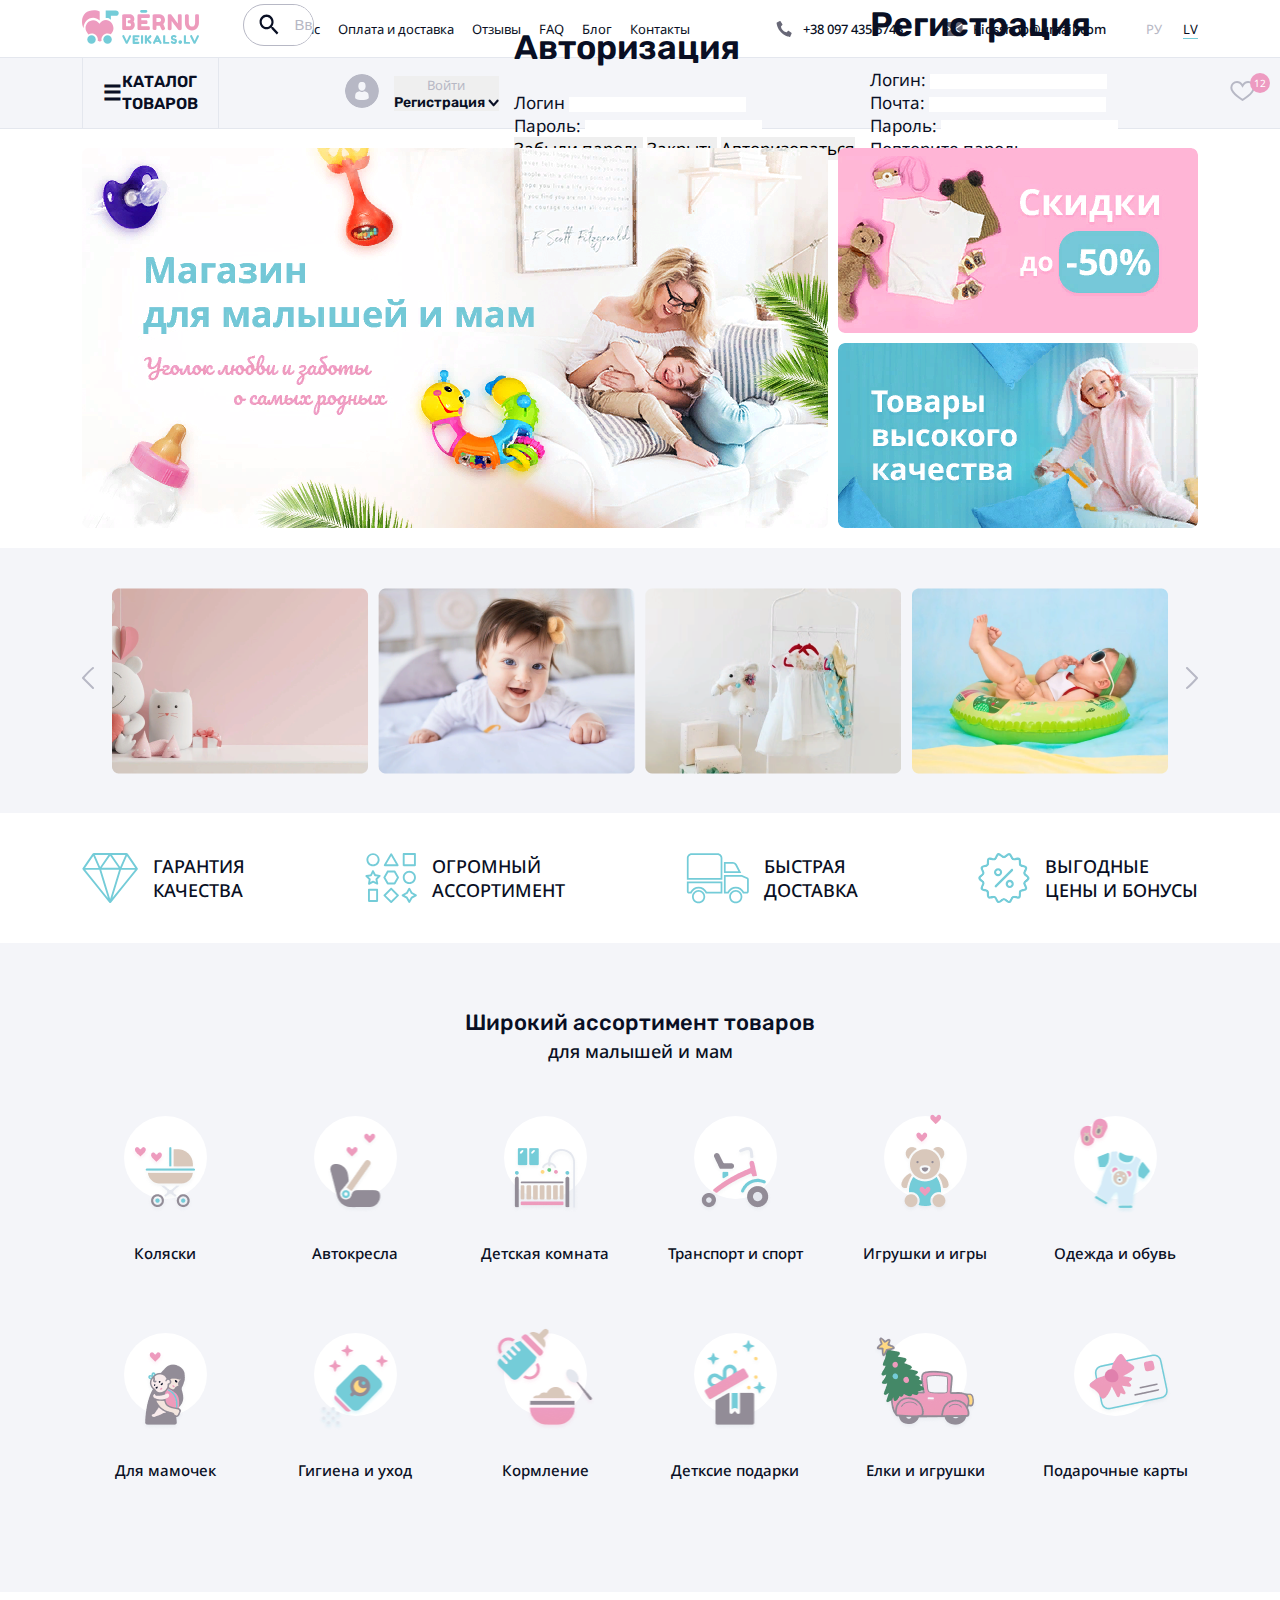
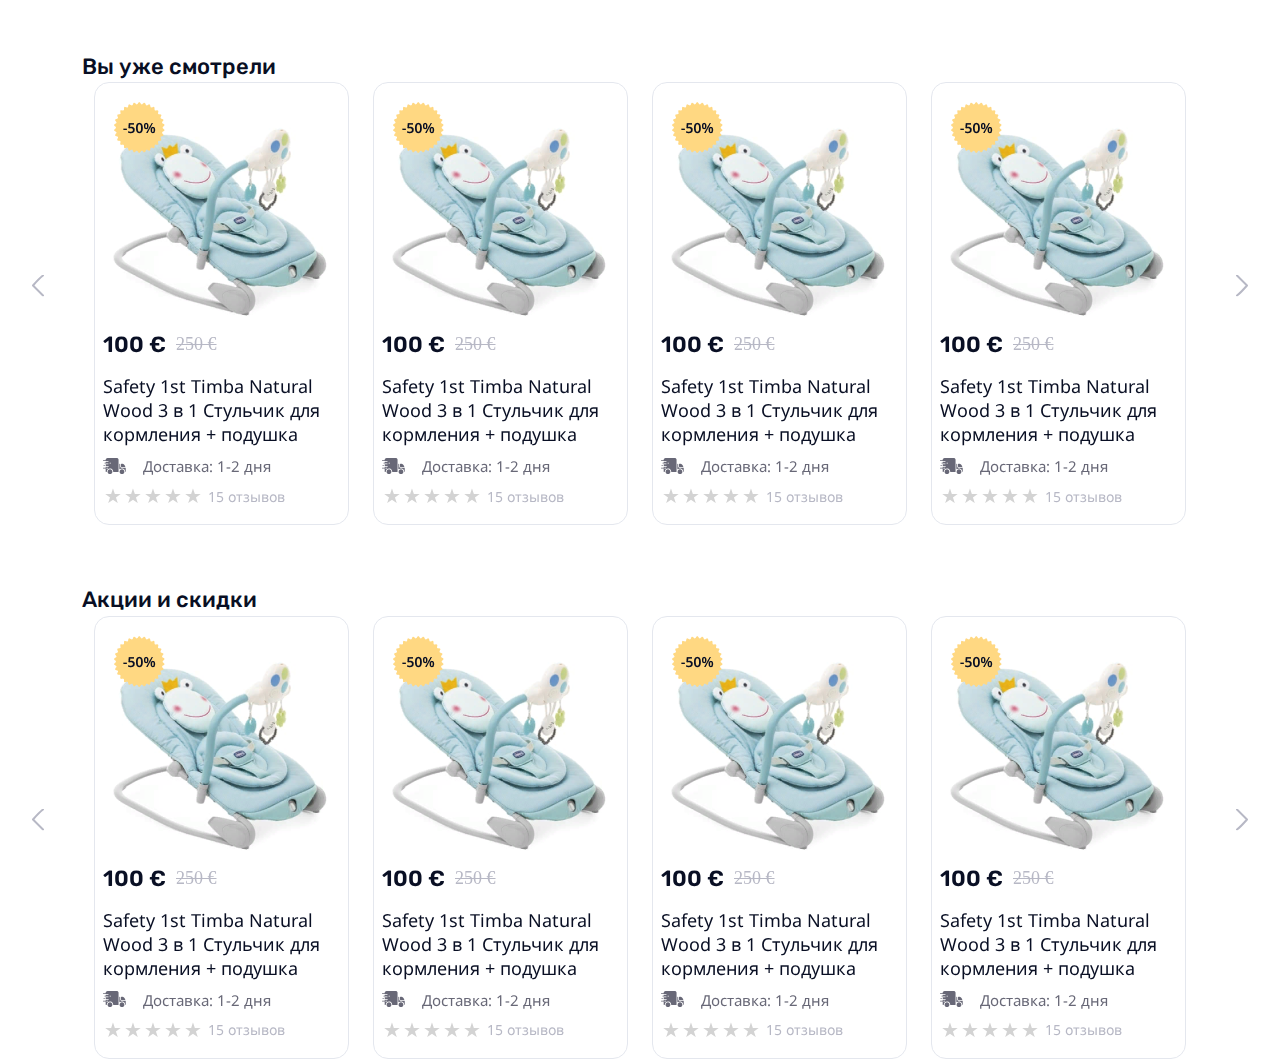
<file: index.html>
<!DOCTYPE html>
<html lang="en">
<head>
    <meta charset="UTF-8">
    <meta http-equiv="X-UA-Compatible" content="IE=edge">
    <meta name="viewport" content="width=device-width, initial-scale=1.0">
    <title>Bernu Veikals</title>
    <link rel="stylesheet" type="text/css" href="slick/slick.css"/>
    <link rel="stylesheet" href="css/iconstyle.css">
    <link rel="stylesheet" href="css/style.css">
    <script src="https://cdn.jsdelivr.net/npm/bootstrap@5.0.2/dist/js/bootstrap.bundle.min.js" integrity="sha384-MrcW6ZMFYlzcLA8Nl+NtUVF0sA7MsXsP1UyJoMp4YLEuNSfAP+JcXn/tWtIaxVXM" crossorigin="anonymous"></script>
    <link href="https://cdn.jsdelivr.net/npm/bootstrap@5.0.2/dist/css/bootstrap.min.css" rel="stylesheet" integrity="sha384-EVSTQN3/azprG1Anm3QDgpJLIm9Nao0Yz1ztcQTwFspd3yD65VohhpuuCOmLASjC" crossorigin="anonymous">
    <link rel="icon" href="img/icon-logo.png">
</head>
<body>
    <header> 
        <div class="wrapper">
            <div class="logo">
                <img src="img/svg/logo.svg" alt="logotipchik">
            </div>
            <ul class="page-nav">
                <li>
                    <a href="#">О нас</a> 
                </li>
                <li>
                    <a href="#">Оплата и доставка</a>
                </li>
                <li>
                    <a href="#">Отзывы</a>
                </li>
                <li>
                    <a href="#">FAQ</a>
                </li>
                <li>
                    <a href="#">Блог</a>
                </li>
                <li>
                    <a href="#">Контакты</a>
                </li>
            </ul>
            <ul class="header-contacts">
                <li>
                    <img src="img/svg/phone.svg" alt="phone" class="header-contacts__phone" >
                    <p>+38 097 435 6743</p>
                </li>
                <li>
                    <img src="img/svg/mail.svg" alt="mail" class="header-contacts__mail">
                    <p>Kidsshop@gmail.com</p>
                </li>
                <li>
                    <a href="#" id="lang-ru">РУ</a>
                    <a href="#" id="lang-lv">LV</a>
                </li>
            </ul>
        </div>
    </header>
    <main>
        <nav>
            <div class="wrapper">
                <div class="nav-burger" id="catalogButton">
                    <p>
                        <span>☰</span> каталог товаров
                    </p>
                </div>
                <article id="catalog">
                    <ul id="category">
                        <li class="category-item">
                            <p>
                                <img src="img/svg/baby carriage.svg" alt="carriage">
                                Коляски
                            </p>
                            <span>
                                <img src="img/svg/arrow-right.svg" alt="arrow-right">
                            </span>
                        </li>
                        <li class="category-item">
                            <p>
                                <img src="img/svg/Auto-chair.svg" alt="carriage">
                                Автокресла
                            </p>
                            <span>
                                <img src="img/svg/arrow-right.svg" alt="arrow-right">
                            </span>
                        </li>
                        <li class="category-item">
                            <p>
                                <img src="img/svg/Baby bed.svg" alt="carriage">
                                Детская комната
                            </p>
                            <span>
                                <img src="img/svg/arrow-right.svg" alt="arrow-right">
                            </span>
                        </li>
                        <li class="category-item">
                            <p>
                                <img src="img/svg/Bycicle.svg" alt="Bycicle">
                                Транспорт и спорт
                            </p>
                            <span>
                                <img src="img/svg/arrow-right.svg" alt="arrow-right">
                            </span>
                        </li>
                        <li class="category-item">
                            <p>
                                <img src="img/svg/Toys.svg" alt="Toys">
                                Игрушки и игры
                            </p>
                            <span>
                                <img src="img/svg/arrow-right.svg" alt="arrow-right">
                            </span>
                        </li>
                        <li class="category-item">
                            <p>
                                <img src="img/svg/Clothes.svg" alt="Clothes">
                                Одежда и обувь
                            </p>
                            <span>
                                <img src="img/svg/arrow-right.svg" alt="arrow-right">
                            </span>
                        </li>
                        <li class="category-item">
                            <p>
                                <img src="img/svg/Mom.svg" alt="Mom">
                                Товары для мамочек	
                            </p>
                            <span>
                                <img src="img/svg/arrow-right.svg" alt="arrow-right">
                            </span>
                        </li>
                        <li class="category-item">
                            <p>
                                <img src="img/svg/Powder.svg" alt="Powder">
                                Гигиена и уход
                            </p>
                            <span>
                                <img src="img/svg/arrow-right.svg" alt="arrow-right">
                            </span>
                        </li>
                        <li class="category-item">
                            <p>
                                <img src="img/svg/Baby bootle.svg" alt="bootle">
                                Кормление
                            </p>
                            <span>
                                <img src="img/svg/arrow-right.svg" alt="arrow-right">
                            </span>
                        </li>
                        <li class="category-item">
                            <p>
                                <img src="img/svg/Gift.svg" alt="Mom">
                                Детксие подарки	
                            </p>
                            <span>
                                <img src="img/svg/arrow-right.svg" alt="arrow-right">
                            </span>
                        </li>
                        <li class="category-item">
                            <p>
                                <img src="img/svg/Chreestmas tree.svg" alt="tree">
                                Елки и игрушки
                            </p>
                            <span>
                                <img src="img/svg/arrow-right.svg" alt="arrow-right">
                            </span>
                        </li>
                        <li class="category-item">
                            <p>
                                <img src="img/svg/Gift card.svg" alt="card">
                                Подарочные карты
                            </p>
                            <span>
                                <img src="img/svg/arrow-right.svg" alt="arrow-right">
                            </span>
                        </li>
                    </ul>
                </article>
                <div class="nav-aside">
                    <div class="nav__search">
                        <label for="search">
                            <img src="img/svg/search.svg" alt="#">
                            <input type="text" id="search" placeholder="Введите запрос для поиска">
                        </label>
                        <button type="submit" for="search" class="blue">
                            Найти
                        </button>
                    </div>
                    <div class="nav__user">
                        <div class="user-account">
                            <a href="cabinet-orders.html">
                                <img src="img/svg/user-acc.svg" alt="user">
                            </a>
                            <div class="user-account__sign">
                                <button type="button" data-bs-toggle="modal" data-bs-target="#loginForm" id="signIn">Войти</button>
                                <button type="button" data-bs-toggle="modal" data-bs-target="#regForm" id="signUp">Регистрация
                                    <img src="img/svg/arrow-down.svg" alt="arrow-down">
                                </button>
                            </div>
                            <div class="modal fade" id="loginForm" tabindex="100" aria-labelledby="exampleModalLabel" aria-hidden="true">
                                <div class="modal-dialog">
                                    <div class="modal-content">
                                    <div class="modal-header">
                                        <h1 class="modal-title fs-5" id="exampleModalLabel">Авторизация</h1>
                                        <button type="button" class="btn-close" data-bs-dismiss="modal" aria-label="Close"></button>
                                    </div>
                                    <div class="modal-body">
                                        <form>
                                            <h2 class=alertForm></h2>
                                        <div class="mb-3">
                                            <label for="recipient-login" class="col-form-label">Логин</label>
                                            <input type="text" required class="form-control" id="recipient-login">
                                        </div>
                                        <div class="mb-3">
                                            <label for="recipient-password" class="col-form-label">Пароль:</label>
                                            <input type="text" required class="form-control" id="recipient-password"></input>
                                        </div>
                                        </form>
                                    </div>
                                    <div class="modal-footer">
                                        <button type="button" class="btn btn-secondary">Забыли пароль</button>
                                        <button type="button" class="btn btn-secondary" data-bs-dismiss="modal">Закрыть</button>
                                        <button type="submit" id="logBtn" class="btn btn-primary">Авторизоваться</button>
                                    </div>
                                    </div>
                                </div>
                            </div>
                            <div class="modal fade" id="regForm" tabindex="100" aria-labelledby="exampleModalLabel" aria-hidden="true">
                            <div class="modal-dialog">
                                <div class="modal-content">
                                <div class="modal-header">
                                    <h1 class="modal-title fs-5" id="exampleModalLabel">Регистрация</h1>
                                    <button type="button" class="btn-close" data-bs-dismiss="modal" aria-label="Close"></button>
                                </div>
                                <div class="modal-body">
                                    <h2 class=alertForm></h2>
                                    <form>
                                    <div class="mb-3">
                                        <label for="reg_recipient-login" class="col-form-label">Логин:</label>
                                        <input type="text" class="form-control" id="reg_recipient-login">
                                    </div>
                                    <div class="mb-3">
                                        <label for="reg_recipient-mail" class="col-form-label">Почта:</label>
                                        <input type="text" class="form-control" id="reg_recipient-mail">
                                    </div>
                                    <div class="mb-3">
                                        <label for="reg_recipient-password1" class="col-form-label">Пароль:</label>
                                        <input type="text" class="form-control" id="reg_recipient-password1"></input>
                                    </div>
                                    <div class="mb-3">
                                        <label for="reg_recipient-password2" class="col-form-label">Повторите пароль</label>
                                        <input type="text" class="form-control" id="reg_recipient-password2"></input>
                                    </div>
                                    </form>
                                </div>
                                <div class="modal-footer">
                                    <button type="button" class="btn btn-secondary">Авторизация</button>
                                    <button type="button" class="btn btn-secondary" data-bs-dismiss="modal">Закрыть</button>
                                    <button type="button" id="regBtn" class="btn btn-primary">Регистрация</button>
                                </div>
                                </div>
                            </div>
                            </div>
                        </div>
                        <div class="user-favour user-icon">
                            <a href="#">
                                <img src="img/svg/favour.svg" alt="#">
                                <span class="pink">
                                    12
                                </span>
                            </a>
                        </div>
                        <div class="user-cart user-icon">
                            <a href="#">
                                <img src="img/svg/cart.svg" alt="#">
                                <span class="pink">
                                    1
                                </span>
                            </a>
                        </div>
                    </div>
                </div>
            </div>
        </nav>
        <article class="banners">
            <div class="wrapper">
                <div class="banners-wrap">
                    <article class="banners-main">
                        <a href="#" class="banner">
                            <img src="img/banner/Bērnu-Veikals-Banner-1-big 9.png" alt="">
                        </a>
                    </article>
                    <article class="banners-side">
                        <a href="#" class="banner">
                            <img src="img/banner/Bērnu-Veikals-Banner-small-1 1.png" alt="">
                        </a>
                        <a href="#" class="banner">
                            <img src="img/banner/Bērnu-Veikals-Banner-small-2 2.png" alt="">
                        </a>
                    </article>
                </div>
            </div>
        </article>
        <article class="photo-ban">
            <div class="wrapper">
                <div class="photo-slide">
                    <div class="arrow-left arrow">
                        <img src="img/svg/arrow-left-grey.svg" alt="left">
                    </div>
                    <ul class="photo-slide__list">
                        <li>
                            <img src="img/banner/add-banner1.png" alt="banner">
                        </li>
                        <li>
                            <img src="img/banner/add-banner2.png" alt="banner">
                        </li>
                        <li>
                            <img src="img/banner/add-banner3.png" alt="banner">
                        </li>
                        <li>
                            <img src="img/banner/add-banner4.png" alt="banner">
                        </li>
                    </ul>
                    <div class="arrow-right arrow">
                        <img src="img/svg/arrow-right-grey.svg" alt="left">
                    </div>
                </div>
            </div>
        </article>
        <article class="about">
            <div class="wrapper">
                <div class="about-wrap">
                    <section>
                        <div class="about-img">
                            <img src="img/svg/Diamond.svg" alt="Diamond">
                        </div>
                        <div class="about-text">
                            <p>Гарантия <br/>
                                качества</p>
                        </div>
                    </section>
                    <section>
                        <div class="about-img">
                            <img src="img/svg/Assortiment.svg" alt="Assortiment">
                        </div>
                        <div class="about-text">
                            <p>Огромный<br/> ассортимент</p>
                        </div>
                    </section>
                    <section>
                        <div class="about-img">
                            <img src="img/svg/delivery.svg" alt="delivery">
                        </div>
                        <div class="about-text">
                            <p>Быстрая<br/> доставка</p>
                        </div>
                    </section>
                    <section>
                        <div class="about-img">
                            <img src="img/svg/Discount.svg" alt="Discount">
                        </div>
                        <div class="about-text">
                            <p>Выгодные<br/> цены и бонусы</p>
                        </div>
                    </section>
                </div>
            </div>
        </article>
        <article class="wideass">
            <div class="wrapper">
                <h2>Широкий ассортимент товаров</h2>
                <h3>для малышей и мам</h3>
                <section class="wideass-wrap">
                    <article class="wideass-item">
                        <div class="wideass-img">
                            <img src="img/wideass/baby carriage.png" alt="#">
                        </div>
                        <div class="wideass-text">
                            <p>
                                Коляски 
                            </p>
                        </div>
                    </article>
                    <article class="wideass-item">
                        <div class="wideass-img">
                            <img src="img/wideass/auot-chair.png" alt="#">
                        </div>
                        <div class="wideass-text">
                            <p>
                                Автокресла
                            </p>
                        </div>
                    </article>
                    <article class="wideass-item">
                        <div class="wideass-img">
                            <img src="img/wideass/Baby bed 2.png" alt="#">
                        </div>
                        <div class="wideass-text">
                            <p>
                                Детская комната
                            </p>
                        </div>
                    </article>
                    <article class="wideass-item">
                        <div class="wideass-img">
                            <img src="img/wideass/Bycicle 2.png" alt="#">
                        </div>
                        <div class="wideass-text">
                            <p>
                                Транспорт и спорт
                            </p>
                        </div>
                    </article>
                    <article class="wideass-item">
                        <div class="wideass-img">
                            <img src="img/wideass/Bear.png" alt="#">
                        </div>
                        <div class="wideass-text">
                            <p>
                                Игрушки и игры
                            </p>
                        </div>
                    </article>
                    <article class="wideass-item">
                        <div class="wideass-img">
                            <img src="img/wideass/clothes.png" alt="#">
                        </div>
                        <div class="wideass-text">
                            <p>
                                Одежда и обувь
                            </p>
                        </div>
                    </article>
                    <article class="wideass-item">
                        <div class="wideass-img">
                            <img src="img/wideass/Mom 2.png" alt="#">
                        </div>
                        <div class="wideass-text">
                            <p>
                                Для мамочек	
                            </p>
                        </div>
                    </article>
                    <article class="wideass-item">
                        <div class="wideass-img">
                            <img src="img/wideass/powder.png" alt="#">
                        </div>
                        <div class="wideass-text">
                            <p>
                                Гигиена и уход
                            </p>
                        </div>
                    </article>
                    <article class="wideass-item">
                        <div class="wideass-img">
                            <img src="img/wideass/food.png" alt="#">
                        </div>
                        <div class="wideass-text">
                            <p>
                                Кормление
                            </p>
                        </div>
                    </article>
                    <article class="wideass-item">
                        <div class="wideass-img">
                            <img src="img/wideass/Gift.png" alt="#">
                        </div>
                        <div class="wideass-text">
                            <p>
                                Детксие подарки
                            </p>
                        </div>
                    </article>
                    <article class="wideass-item">
                        <div class="wideass-img">
                            <img src="img/wideass/Christmas 1.png" alt="#">
                        </div>
                        <div class="wideass-text">
                            <p>
                                Елки и игрушки
                            </p>
                        </div>
                    </article>
                    <article class="wideass-item">
                        <div class="wideass-img">
                            <img src="img/wideass/Card 2.png" alt="#">
                        </div>
                        <div class="wideass-text">
                            <p>
                                Подарочные карты
                            </p>
                        </div>
                    </article>
                </section>
            </div>
        </article>
        <article class="watched">
            <div class="wrapper">
                <h2>Вы уже смотрели</h2>
                <div class="slider-arrow prev prev-watched">
                    <img src="img/svg/arrow-left-grey.svg" alt="#">
                </div>
                <div class="slider slider-watched product-cardlist">
                    <article class="product-card">
                        <div class="product-card__img">
                            <img src="img/product/image 3.png" alt="#" class="product-card__img-main">
                            <div class="product-card__img-bonus">
                                <img src="img/product/product-icon/Discount.png" alt="#" >
                            </div>
                        </div>
                        <div class="product-card__desc">
                            <div class="product-card__desc-price">
                                <span class="actual">
                                    100 €
                                </span>
                                <span class="unact">
                                    250 €
                                </span>
                            </div>
                            <dic class="product-card__desc-name">
                                <p>
                                    Safety 1st Timba Natural Wood 3 в 1 Стульчик для кормления + подушка
                                </p>
                            </dic>
                            <div class="product-card__desc-del">
                                <img src="img/product/product-icon/Delivery 2.svg" alt="#">
                                <p>Доставка: 1-2 дня</p> 
                            </div>
                            <div class="product-card__desc-rate">
                                <div class="rating">
                                    <input type="radio" name="rating">
                                    <label title="Оценка «1»" estimation="1"></label>
                                    <input type="radio" name="rating">
                                    <label title="Оценка «2»" estimation="2"></label>
                                    <input type="radio" name="rating">
                                    <label title="Оценка «3»" estimation="3"></label>
                                    <input type="radio" name="rating">
                                    <label title="Оценка «4»" estimation="4"></label>
                                    <input type="radio" name="rating">
                                    <label title="Оценка «5»" estimation="5"></label>
                                </div>
                                <p>15 отзывов</p>
                            </div>
                        </div>
                    </article>
                    <article class="product-card">
                        <div class="product-card__img">
                            <img src="img/product/image 3.png" alt="#" class="product-card__img-main">
                            <div class="product-card__img-bonus">
                                <img src="img/product/product-icon/Discount.png" alt="#" >
                            </div>
                        </div>
                        <div class="product-card__desc">
                            <div class="product-card__desc-price">
                                <span class="actual">
                                    100 €
                                </span>
                                <span class="unact">
                                    250 €
                                </span>
                            </div>
                            <dic class="product-card__desc-name">
                                <p>
                                    Safety 1st Timba Natural Wood 3 в 1 Стульчик для кормления + подушка
                                </p>
                            </dic>
                            <div class="product-card__desc-del">
                                <img src="img/product/product-icon/Delivery 2.svg" alt="#">
                                <p>Доставка: 1-2 дня</p> 
                            </div>
                            <div class="product-card__desc-rate">
                                <div class="rating">
                                    <input type="radio" name="rating">
                                    <label title="Оценка «1»" estimation="1"></label>
                                    <input type="radio" name="rating">
                                    <label title="Оценка «2»" estimation="2"></label>
                                    <input type="radio" name="rating">
                                    <label title="Оценка «3»" estimation="3"></label>
                                    <input type="radio" name="rating">
                                    <label title="Оценка «4»" estimation="4"></label>
                                    <input type="radio" name="rating">
                                    <label title="Оценка «5»" estimation="5"></label>
                                </div>
                                <p>15 отзывов</p>
                            </div>
                        </div>
                    </article>
                    <article class="product-card">
                        <div class="product-card__img">
                            <img src="img/product/image 3.png" alt="#" class="product-card__img-main">
                            <div class="product-card__img-bonus">
                                <img src="img/product/product-icon/Discount.png" alt="#" >
                            </div>
                        </div>
                        <div class="product-card__desc">
                            <div class="product-card__desc-price">
                                <span class="actual">
                                    100 €
                                </span>
                                <span class="unact">
                                    250 €
                                </span>
                            </div>
                            <dic class="product-card__desc-name">
                                <p>
                                    Safety 1st Timba Natural Wood 3 в 1 Стульчик для кормления + подушка
                                </p>
                            </dic>
                            <div class="product-card__desc-del">
                                <img src="img/product/product-icon/Delivery 2.svg" alt="#">
                                <p>Доставка: 1-2 дня</p> 
                            </div>
                            <div class="product-card__desc-rate">
                                <div class="rating">
                                    <input type="radio" name="rating">
                                    <label title="Оценка «1»" estimation="1"></label>
                                    <input type="radio" name="rating">
                                    <label title="Оценка «2»" estimation="2"></label>
                                    <input type="radio" name="rating">
                                    <label title="Оценка «3»" estimation="3"></label>
                                    <input type="radio" name="rating">
                                    <label title="Оценка «4»" estimation="4"></label>
                                    <input type="radio" name="rating">
                                    <label title="Оценка «5»" estimation="5"></label>
                                </div>
                                <p>15 отзывов</p>
                            </div>
                        </div>
                    </article>
                    <article class="product-card">
                        <div class="product-card__img">
                            <img src="img/product/image 3.png" alt="#" class="product-card__img-main">
                            <div class="product-card__img-bonus">
                                <img src="img/product/product-icon/Discount.png" alt="#" >
                            </div>
                        </div>
                        <div class="product-card__desc">
                            <div class="product-card__desc-price">
                                <span class="actual">
                                    100 €
                                </span>
                                <span class="unact">
                                    250 €
                                </span>
                            </div>
                            <dic class="product-card__desc-name">
                                <p>
                                    Safety 1st Timba Natural Wood 3 в 1 Стульчик для кормления + подушка
                                </p>
                            </dic>
                            <div class="product-card__desc-del">
                                <img src="img/product/product-icon/Delivery 2.svg" alt="#">
                                <p>Доставка: 1-2 дня</p> 
                            </div>
                            <div class="product-card__desc-rate">
                                <div class="rating">
                                    <input type="radio" name="rating">
                                    <label title="Оценка «1»" estimation="1"></label>
                                    <input type="radio" name="rating">
                                    <label title="Оценка «2»" estimation="2"></label>
                                    <input type="radio" name="rating">
                                    <label title="Оценка «3»" estimation="3"></label>
                                    <input type="radio" name="rating">
                                    <label title="Оценка «4»" estimation="4"></label>
                                    <input type="radio" name="rating">
                                    <label title="Оценка «5»" estimation="5"></label>
                                </div>
                                <p>15 отзывов</p>
                            </div>
                        </div>
                    </article>
                    <article class="product-card">
                        <div class="product-card__img">
                            <img src="img/product/image 3.png" alt="#" class="product-card__img-main">
                            <div class="product-card__img-bonus">
                                <img src="img/product/product-icon/Discount.png" alt="#" >
                            </div>
                        </div>
                        <div class="product-card__desc">
                            <div class="product-card__desc-price">
                                <span class="actual">
                                    100 €
                                </span>
                                <span class="unact">
                                    250 €
                                </span>
                            </div>
                            <dic class="product-card__desc-name">
                                <p>
                                    Safety 1st Timba Natural Wood 3 в 1 Стульчик для кормления + подушка
                                </p>
                            </dic>
                            <div class="product-card__desc-del">
                                <img src="img/product/product-icon/Delivery 2.svg" alt="#">
                                <p>Доставка: 1-2 дня</p> 
                            </div>
                            <div class="product-card__desc-rate">
                                <div class="rating">
                                    <input type="radio" name="rating">
                                    <label title="Оценка «1»" estimation="1"></label>
                                    <input type="radio" name="rating">
                                    <label title="Оценка «2»" estimation="2"></label>
                                    <input type="radio" name="rating">
                                    <label title="Оценка «3»" estimation="3"></label>
                                    <input type="radio" name="rating">
                                    <label title="Оценка «4»" estimation="4"></label>
                                    <input type="radio" name="rating">
                                    <label title="Оценка «5»" estimation="5"></label>
                                </div>
                                <p>15 отзывов</p>
                            </div>
                        </div>
                    </article>
                    <article class="product-card">
                        <div class="product-card__img">
                            <img src="img/product/image 3.png" alt="#" class="product-card__img-main">
                            <div class="product-card__img-bonus">
                                <img src="img/product/product-icon/Discount.png" alt="#" >
                            </div>
                        </div>
                        <div class="product-card__desc">
                            <div class="product-card__desc-price">
                                <span class="actual">
                                    100 €
                                </span>
                                <span class="unact">
                                    250 €
                                </span>
                            </div>
                            <dic class="product-card__desc-name">
                                <p>
                                    Safety 1st Timba Natural Wood 3 в 1 Стульчик для кормления + подушка
                                </p>
                            </dic>
                            <div class="product-card__desc-del">
                                <img src="img/product/product-icon/Delivery 2.svg" alt="#">
                                <p>Доставка: 1-2 дня</p> 
                            </div>
                            <div class="product-card__desc-rate">
                                <div class="rating">
                                    <input type="radio" name="rating">
                                    <label title="Оценка «1»" estimation="1"></label>
                                    <input type="radio" name="rating">
                                    <label title="Оценка «2»" estimation="2"></label>
                                    <input type="radio" name="rating">
                                    <label title="Оценка «3»" estimation="3"></label>
                                    <input type="radio" name="rating">
                                    <label title="Оценка «4»" estimation="4"></label>
                                    <input type="radio" name="rating">
                                    <label title="Оценка «5»" estimation="5"></label>
                                </div>
                                <p>15 отзывов</p>
                            </div>
                        </div>
                    </article>
                </div>
                <div class="slider-arrow next next-watched">
                    <img src="img/svg/arrow-right-grey.svg" alt="#">
                </div>
            </div>
        </article>
        <article class="promotion">
            <div class="wrapper">
                <h2>Акции и скидки</h2>
                <div class="slider-arrow prev prev-promotion">
                    <img src="img/svg/arrow-left-grey.svg" alt="#">
                </div>
                <div class="slider slider-promotion product-cardlist">
                    <article class="product-card">
                        <div class="product-card__img">
                            <img src="img/product/image 3.png" alt="#" class="product-card__img-main">
                            <div class="product-card__img-bonus">
                                <img src="img/product/product-icon/Discount.png" alt="#" >
                            </div>
                        </div>
                        <div class="product-card__desc">
                            <div class="product-card__desc-price">
                                <span class="actual">
                                    100 €
                                </span>
                                <span class="unact">
                                    250 €
                                </span>
                            </div>
                            <dic class="product-card__desc-name">
                                <p>
                                    Safety 1st Timba Natural Wood 3 в 1 Стульчик для кормления + подушка
                                </p>
                            </dic>
                            <div class="product-card__desc-del">
                                <img src="img/product/product-icon/Delivery 2.svg" alt="#">
                                <p>Доставка: 1-2 дня</p> 
                            </div>
                            <div class="product-card__desc-rate">
                                <div class="rating">
                                    <input type="radio" id="star-1" name="rating" value="1">
                                    <label for="star-1" title="Оценка «1»"></label>
                                    <input type="radio" id="star-2" name="rating" value="2">
                                    <label for="star-2" title="Оценка «2»"></label>
                                    <input type="radio" id="star-3" name="rating" value="3">
                                    <label for="star-3" title="Оценка «3»"></label>
                                    <input type="radio" id="star-4" name="rating" value="4">
                                    <label for="star-4" title="Оценка «4»"></label>
                                    <input type="radio" id="star-5" name="rating" value="5">
                                    <label for="star-5" title="Оценка «5»"></label>
                                </div>
                                <p>15 отзывов</p>
                            </div>
                        </div>
                    </article>
                    <article class="product-card">
                        <div class="product-card__img">
                            <img src="img/product/image 3.png" alt="#" class="product-card__img-main">
                            <div class="product-card__img-bonus">
                                <img src="img/product/product-icon/Discount.png" alt="#" >
                            </div>
                        </div>
                        <div class="product-card__desc">
                            <div class="product-card__desc-price">
                                <span class="actual">
                                    100 €
                                </span>
                                <span class="unact">
                                    250 €
                                </span>
                            </div>
                            <dic class="product-card__desc-name">
                                <p>
                                    Safety 1st Timba Natural Wood 3 в 1 Стульчик для кормления + подушка
                                </p>
                            </dic>
                            <div class="product-card__desc-del">
                                <img src="img/product/product-icon/Delivery 2.svg" alt="#">
                                <p>Доставка: 1-2 дня</p> 
                            </div>
                            <div class="product-card__desc-rate">
                                <div class="rating">
                                    <input type="radio" id="star-1" name="rating" value="1">
                                    <label for="star-1" title="Оценка «1»"></label>
                                    <input type="radio" id="star-2" name="rating" value="2">
                                    <label for="star-2" title="Оценка «2»"></label>
                                    <input type="radio" id="star-3" name="rating" value="3">
                                    <label for="star-3" title="Оценка «3»"></label>
                                    <input type="radio" id="star-4" name="rating" value="4">
                                    <label for="star-4" title="Оценка «4»"></label>
                                    <input type="radio" id="star-5" name="rating" value="5">
                                    <label for="star-5" title="Оценка «5»"></label>
                                </div>
                                <p>15 отзывов</p>
                            </div>
                        </div>
                    </article>
                    <article class="product-card">
                        <div class="product-card__img">
                            <img src="img/product/image 3.png" alt="#" class="product-card__img-main">
                            <div class="product-card__img-bonus">
                                <img src="img/product/product-icon/Discount.png" alt="#" >
                            </div>
                        </div>
                        <div class="product-card__desc">
                            <div class="product-card__desc-price">
                                <span class="actual">
                                    100 €
                                </span>
                                <span class="unact">
                                    250 €
                                </span>
                            </div>
                            <dic class="product-card__desc-name">
                                <p>
                                    Safety 1st Timba Natural Wood 3 в 1 Стульчик для кормления + подушка
                                </p>
                            </dic>
                            <div class="product-card__desc-del">
                                <img src="img/product/product-icon/Delivery 2.svg" alt="#">
                                <p>Доставка: 1-2 дня</p> 
                            </div>
                            <div class="product-card__desc-rate">
                                <div class="rating">
                                    <input type="radio" id="star-1" name="rating" value="1">
                                    <label for="star-1" title="Оценка «1»"></label>
                                    <input type="radio" id="star-2" name="rating" value="2">
                                    <label for="star-2" title="Оценка «2»"></label>
                                    <input type="radio" id="star-3" name="rating" value="3">
                                    <label for="star-3" title="Оценка «3»"></label>
                                    <input type="radio" id="star-4" name="rating" value="4">
                                    <label for="star-4" title="Оценка «4»"></label>
                                    <input type="radio" id="star-5" name="rating" value="5">
                                    <label for="star-5" title="Оценка «5»"></label>
                                </div>
                                <p>15 отзывов</p>
                            </div>
                        </div>
                    </article>
                    <article class="product-card">
                        <div class="product-card__img">
                            <img src="img/product/image 3.png" alt="#" class="product-card__img-main">
                            <div class="product-card__img-bonus">
                                <img src="img/product/product-icon/Discount.png" alt="#" >
                            </div>
                        </div>
                        <div class="product-card__desc">
                            <div class="product-card__desc-price">
                                <span class="actual">
                                    100 €
                                </span>
                                <span class="unact">
                                    250 €
                                </span>
                            </div>
                            <dic class="product-card__desc-name">
                                <p>
                                    Safety 1st Timba Natural Wood 3 в 1 Стульчик для кормления + подушка
                                </p>
                            </dic>
                            <div class="product-card__desc-del">
                                <img src="img/product/product-icon/Delivery 2.svg" alt="#">
                                <p>Доставка: 1-2 дня</p> 
                            </div>
                            <div class="product-card__desc-rate">
                                <div class="rating">
                                    <input type="radio" id="star-1" name="rating" value="1">
                                    <label for="star-1" title="Оценка «1»"></label>
                                    <input type="radio" id="star-2" name="rating" value="2">
                                    <label for="star-2" title="Оценка «2»"></label>
                                    <input type="radio" id="star-3" name="rating" value="3">
                                    <label for="star-3" title="Оценка «3»"></label>
                                    <input type="radio" id="star-4" name="rating" value="4">
                                    <label for="star-4" title="Оценка «4»"></label>
                                    <input type="radio" id="star-5" name="rating" value="5">
                                    <label for="star-5" title="Оценка «5»"></label>
                                </div>
                                <p>15 отзывов</p>
                            </div>
                        </div>
                    </article>
                    <article class="product-card">
                        <div class="product-card__img">
                            <img src="img/product/image 3.png" alt="#" class="product-card__img-main">
                            <div class="product-card__img-bonus">
                                <img src="img/product/product-icon/Discount.png" alt="#" >
                            </div>
                        </div>
                        <div class="product-card__desc">
                            <div class="product-card__desc-price">
                                <span class="actual">
                                    100 €
                                </span>
                                <span class="unact">
                                    250 €
                                </span>
                            </div>
                            <dic class="product-card__desc-name">
                                <p>
                                    Safety 1st Timba Natural Wood 3 в 1 Стульчик для кормления + подушка
                                </p>
                            </dic>
                            <div class="product-card__desc-del">
                                <img src="img/product/product-icon/Delivery 2.svg" alt="#">
                                <p>Доставка: 1-2 дня</p> 
                            </div>
                            <div class="product-card__desc-rate">
                                <div class="rating">
                                    <input type="radio" id="star-1" name="rating" value="1">
                                    <label for="star-1" title="Оценка «1»"></label>
                                    <input type="radio" id="star-2" name="rating" value="2">
                                    <label for="star-2" title="Оценка «2»"></label>
                                    <input type="radio" id="star-3" name="rating" value="3">
                                    <label for="star-3" title="Оценка «3»"></label>
                                    <input type="radio" id="star-4" name="rating" value="4">
                                    <label for="star-4" title="Оценка «4»"></label>
                                    <input type="radio" id="star-5" name="rating" value="5">
                                    <label for="star-5" title="Оценка «5»"></label>
                                </div>
                                <p>15 отзывов</p>
                            </div>
                        </div>
                    </article>
                    <article class="product-card">
                        <div class="product-card__img">
                            <img src="img/product/image 3.png" alt="#" class="product-card__img-main">
                            <div class="product-card__img-bonus">
                                <img src="img/product/product-icon/Discount.png" alt="#" >
                            </div>
                        </div>
                        <div class="product-card__desc">
                            <div class="product-card__desc-price">
                                <span class="actual">
                                    100 €
                                </span>
                                <span class="unact">
                                    250 €
                                </span>
                            </div>
                            <dic class="product-card__desc-name">
                                <p>
                                    Safety 1st Timba Natural Wood 3 в 1 Стульчик для кормления + подушка
                                </p>
                            </dic>
                            <div class="product-card__desc-del">
                                <img src="img/product/product-icon/Delivery 2.svg" alt="#">
                                <p>Доставка: 1-2 дня</p> 
                            </div>
                            <div class="product-card__desc-rate">
                                <div class="rating">
                                    <input type="radio" id="star-1" name="rating" value="1">
                                    <label for="star-1" title="Оценка «1»"></label>
                                    <input type="radio" id="star-2" name="rating" value="2">
                                    <label for="star-2" title="Оценка «2»"></label>
                                    <input type="radio" id="star-3" name="rating" value="3">
                                    <label for="star-3" title="Оценка «3»"></label>
                                    <input type="radio" id="star-4" name="rating" value="4">
                                    <label for="star-4" title="Оценка «4»"></label>
                                    <input type="radio" id="star-5" name="rating" value="5">
                                    <label for="star-5" title="Оценка «5»"></label>
                                </div>
                                <p>15 отзывов</p>
                            </div>
                        </div>
                    </article>
                </div>
                <div class="slider-arrow next next-promotion">
                    <img src="img/svg/arrow-right-grey.svg" alt="#">
                </div>
            </div>
        </article>
    </main>
    <footer></footer>
    <script src="js/jquery-3.4.1.js"></script>
    <script type="text/javascript" src="slick/slick.min.js"></script>
    <script src="js/script.js"></script>
    <script src="js/php.js"></script>
</body>
</html>
</file>
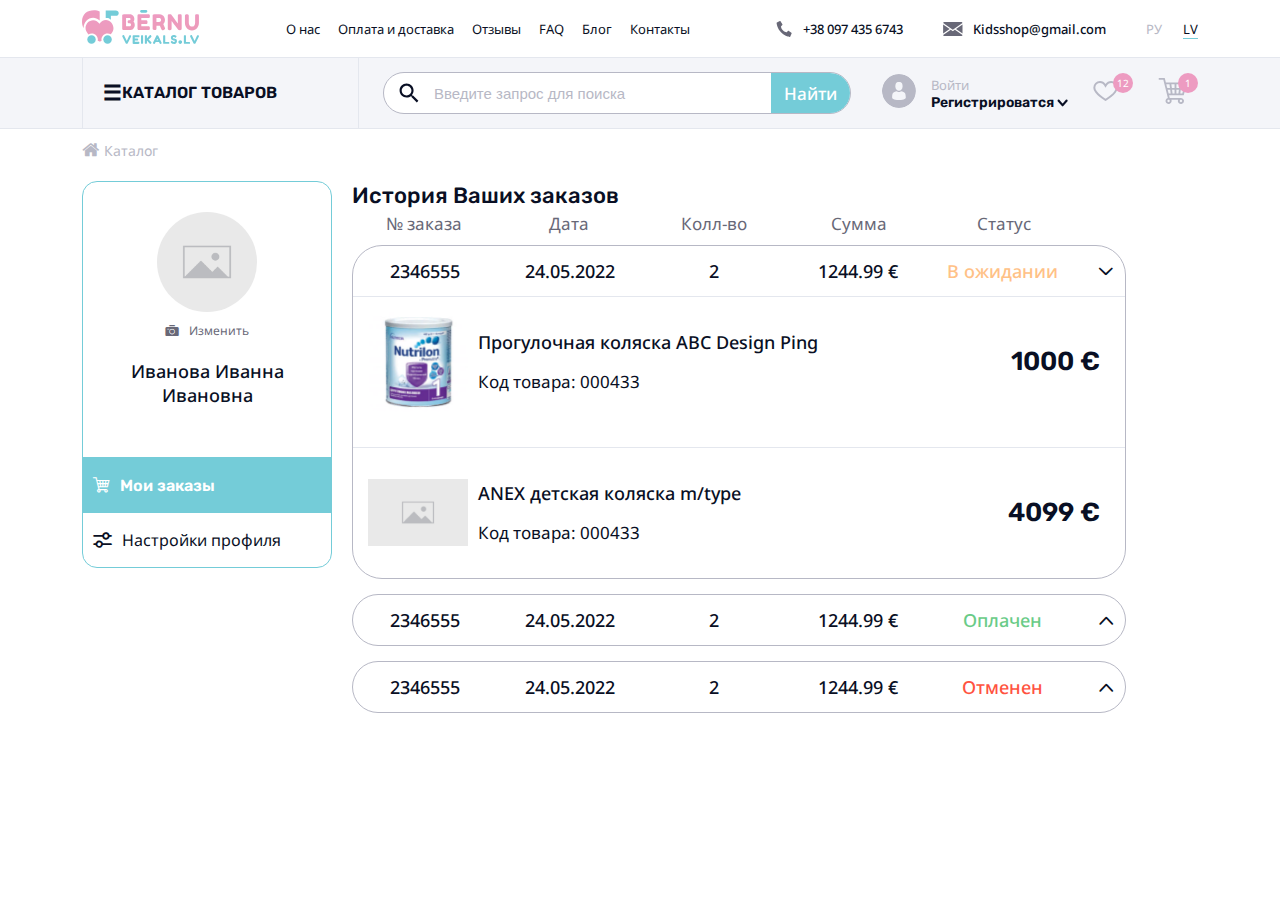
<file: cabinet-orders.html>
<!DOCTYPE html>
<html lang="en">
<head>
    <meta charset="UTF-8">
    <meta http-equiv="X-UA-Compatible" content="IE=edge">
    <meta name="viewport" content="width=device-width, initial-scale=1.0">
    <title>Bernu Veikals</title>
    <link rel="stylesheet" type="text/css" href="slick/slick.css"/>
    <link rel="stylesheet" href="css/iconstyle.css">
    <link rel="stylesheet" href="css/style.css">
    <link rel="icon" href="img/icon-logo.png">
</head>
<body>
    <header> 
        <div class="wrapper">
            <div class="logo">
                <img src="img/svg/logo.svg" alt="logotipchik">
            </div>
            <ul class="page-nav">
                <li>
                    <a href="#">О нас</a> 
                </li>
                <li>
                    <a href="#">Оплата и доставка</a>
                </li>
                <li>
                    <a href="#">Отзывы</a>
                </li>
                <li>
                    <a href="#">FAQ</a>
                </li>
                <li>
                    <a href="#">Блог</a>
                </li>
                <li>
                    <a href="#">Контакты</a>
                </li>
            </ul>
            <ul class="header-contacts">
                <li>
                    <img src="img/svg/phone.svg" alt="phone" class="header-contacts__phone" >
                    <p>+38 097 435 6743</p>
                </li>
                <li>
                    <img src="img/svg/mail.svg" alt="mail" class="header-contacts__mail">
                    <p>Kidsshop@gmail.com</p>
                </li>
                <li>
                    <a href="#" id="lang-ru">РУ</a>
                    <a href="#" id="lang-lv">LV</a>
                </li>
            </ul>
        </div>
    </header>
    <main>
        <nav>
            <div class="wrapper">
                <div class="nav-burger" id="catalogButton">
                    <p>
                        <span>☰</span> каталог товаров
                    </p>
                </div>
                <article id="catalog">
                    <ul id="category">
                        <li class="category-item">
                            <p>
                                <img src="img/svg/baby carriage.svg" alt="carriage">
                                Коляски
                            </p>
                            <span>
                                <img src="img/svg/arrow-right.svg" alt="arrow-right">
                            </span>
                        </li>
                        <li class="category-item">
                            <p>
                                <img src="img/svg/Auto-chair.svg" alt="carriage">
                                Автокресла
                            </p>
                            <span>
                                <img src="img/svg/arrow-right.svg" alt="arrow-right">
                            </span>
                        </li>
                        <li class="category-item">
                            <p>
                                <img src="img/svg/Baby bed.svg" alt="carriage">
                                Детская комната
                            </p>
                            <span>
                                <img src="img/svg/arrow-right.svg" alt="arrow-right">
                            </span>
                        </li>
                        <li class="category-item">
                            <p>
                                <img src="img/svg/Bycicle.svg" alt="Bycicle">
                                Транспорт и спорт
                            </p>
                            <span>
                                <img src="img/svg/arrow-right.svg" alt="arrow-right">
                            </span>
                        </li>
                        <li class="category-item">
                            <p>
                                <img src="img/svg/Toys.svg" alt="Toys">
                                Игрушки и игры
                            </p>
                            <span>
                                <img src="img/svg/arrow-right.svg" alt="arrow-right">
                            </span>
                        </li>
                        <li class="category-item">
                            <p>
                                <img src="img/svg/Clothes.svg" alt="Clothes">
                                Одежда и обувь
                            </p>
                            <span>
                                <img src="img/svg/arrow-right.svg" alt="arrow-right">
                            </span>
                        </li>
                        <li class="category-item">
                            <p>
                                <img src="img/svg/Mom.svg" alt="Mom">
                                Товары для мамочек	
                            </p>
                            <span>
                                <img src="img/svg/arrow-right.svg" alt="arrow-right">
                            </span>
                        </li>
                        <li class="category-item">
                            <p>
                                <img src="img/svg/Powder.svg" alt="Powder">
                                Гигиена и уход
                            </p>
                            <span>
                                <img src="img/svg/arrow-right.svg" alt="arrow-right">
                            </span>
                        </li>
                        <li class="category-item">
                            <p>
                                <img src="img/svg/Baby bootle.svg" alt="bootle">
                                Кормление
                            </p>
                            <span>
                                <img src="img/svg/arrow-right.svg" alt="arrow-right">
                            </span>
                        </li>
                        <li class="category-item">
                            <p>
                                <img src="img/svg/Gift.svg" alt="Mom">
                                Детксие подарки	
                            </p>
                            <span>
                                <img src="img/svg/arrow-right.svg" alt="arrow-right">
                            </span>
                        </li>
                        <li class="category-item">
                            <p>
                                <img src="img/svg/Chreestmas tree.svg" alt="tree">
                                Елки и игрушки
                            </p>
                            <span>
                                <img src="img/svg/arrow-right.svg" alt="arrow-right">
                            </span>
                        </li>
                        <li class="category-item">
                            <p>
                                <img src="img/svg/Gift card.svg" alt="card">
                                Подарочные карты
                            </p>
                            <span>
                                <img src="img/svg/arrow-right.svg" alt="arrow-right">
                            </span>
                        </li>
                    </ul>
                </article>
                <div class="nav-aside">
                    <div class="nav__search">
                        <label for="search">
                            <img src="img/svg/search.svg" alt="#">
                            <input type="text" id="search" placeholder="Введите запрос для поиска">
                        </label>
                        <button type="submit" for="search" class="blue">
                            Найти
                        </button>
                    </div>
                    <div class="nav__user">
                        <div class="user-account">
                            <a href="#">
                                <img src="img/svg/user-acc.svg" alt="user">
                            </a>
                            <div class="user-account__sign">
                                <a href="#" id="signIn">Войти</a>
                                <a href="#" id="signUp">
                                    Регистрироватся
                                    <img src="img/svg/arrow-down.svg" alt="arrow-down">
                                </a>
                            </div>
                        </div>
                        <div class="user-favour user-icon">
                            <a href="#">
                                <img src="img/svg/favour.svg" alt="#">
                                <span class="pink">
                                    12
                                </span>
                            </a>
                        </div>
                        <div class="user-cart user-icon">
                            <a href="#">
                                <img src="img/svg/cart.svg" alt="#">
                                <span class="pink">
                                    1
                                </span>
                            </a>
                        </div>
                    </div>
                </div>
            </div>
        </nav>
        <article class="bread">
            <div class="wrapper">
                <ol>
                    <li>
                        <a href="index.html"> <span class="icon-home"></span> Каталог</a>
                    </li>
                </ol>
            </div>
        </article>
        <article class="cabinet">
            <div class="wrapper">
                <section class="cabinet__sidebar">
                    <div class="cabinet__profile">
                        <div class="cabinet__avatar">
                            <div class="profile-img">
                                <img src="img/placeholder.jpg" alt="#">
                            </div>
                            <div class="profile-redimg">
                                <span class="icon-camera"></span>
                                <p>Изменить</p>
                            </div>
                        </div>
                        <div class="cabinet__profile-name">
                            <h3>Иванова Иванна Ивановна</h3>
                        </div>
                    </div>
                    <div class="cabinet__links">
                        <a href="cabinet-orders.html" class="cabinet__links-active">
                            <span class="icon-cart"></span>
                            <p>Мои заказы</p>
                        </a>
                        <a href="cabinet-settings.html">
                            <span class="icon-set"></span>
                            <p>Настройки профиля</p>
                        </a>
                    </div>
                </section>
                <section class="cabinet__history">
                    <h2>История Ваших заказов</h2>
                    <div class="cabinet__history-table">
                        <p>№ заказа</p>
                        <p>Дата</p>
                        <p>Колл-во</p>
                        <p>Сумма</p>
                        <p>Статус</p>
                    </div>
                    <article class="cabinet__history-item">
                        <div class="history-item__header">
                            <p>2346555</p>
                            <p>24.05.2022</p>
                            <p>2</p>
                            <p>1244.99 €</p>
                            <p class="status__wait">В ожидании</p>
                            <p class="icon-arr-s-d"></p>
                        </div>
                        <div class="history-item__list">
                            <div class="history-item__list-item">
                                <div class="history-item__list-item-img">
                                    <img src="img/product/Nutrilon.png" alt="#">
                                </div>
                                <div class="history-item__list-item-text">
                                    <h2>Прогулочная коляска ABC Design Ping</h2>
                                    <p>Код товара: 000433</p>
                                </div>
                                <div class="buy-price">
                                    <div class="buy-price-cena">
                                        <span>1000 €</span>
                                    </div>
                                </div>
                            </div>
                            <div class="history-item__list-item">
                                <div class="history-item__list-item-img">
                                    <img src="img/placeholder.jpg" alt="#">
                                </div>
                                <div class="history-item__list-item-text">
                                    <h2>ANEX детская коляска m/type</h2>
                                    <p>Код товара: 000433</p>
                                </div>
                                <div class="buy-price">
                                    <div class="buy-price-cena">
                                        <span>4099 €</span>
                                    </div>
                                </div>
                            </div>
                        </div>
                    </article>
                    <article class="cabinet__history-item">
                        <div class="history-item__header">
                            <p>2346555</p>
                            <p>24.05.2022</p>
                            <p>2</p>
                            <p>1244.99 €</p>
                            <p class="status__paid">Оплачен</p>
                            <p class="icon-arr-s-u"></p>
                        </div>
                        <div class="history-item__list" style="display: none;">
                            <div class="history-item__list-item">
                                <div class="history-item__list-item-img">
                                    <img src="img/product/Nutrilon.png" alt="#">
                                </div>
                                <div class="history-item__list-item-text">
                                    <h2>Прогулочная коляска ABC Design Ping</h2>
                                    <p>Код товара: 000433</p>
                                </div>
                                <div class="buy-price">
                                    <div class="buy-price-cena">
                                        <span>1000 €</span>
                                    </div>
                                </div>
                            </div>
                            <div class="order-cart__item">
                                <div class="order-cart__item-img">
                                    <img src="img/product/Nutrilon.png" alt="#">
                                </div>
                                <div class="order-cart__item-text">
                                    <h2>Прогулочная коляска ABC Design Ping</h2>
                                    <p>Код товара: 000433</p>
                                </div>
                                <div class="buy-price">
                                    <div class="buy-price-cena">
                                        <span>1000 €</span>
                                    </div>
                                </div>
                            </div>
                        </div>
                    </article>
                    <article class="cabinet__history-item">
                        <div class="history-item__header">
                            <p>2346555</p>
                            <p>24.05.2022</p>
                            <p>2</p>
                            <p>1244.99 €</p>
                            <p class="status__cancell">Отменен</p>
                            <p class="icon-arr-s-u"></p>
                        </div>
                        <div class="history-item__list" style="display: none;">
                            <div class="history-item__list-item">
                                <div class="history-item__list-item-img">
                                    <img src="img/product/Nutrilon.png" alt="#">
                                </div>
                                <div class="history-item__list-item-text">
                                    <h2>Прогулочная коляска ABC Design Ping</h2>
                                    <p>Код товара: 000433</p>
                                </div>
                                <div class="buy-price">
                                    <div class="buy-price-cena">
                                        <span>1000 €</span>
                                    </div>
                                </div>
                            </div>
                            <div class="order-cart__item">
                                <div class="order-cart__item-img">
                                    <img src="img/product/Nutrilon.png" alt="#">
                                </div>
                                <div class="order-cart__item-text">
                                    <h2>Прогулочная коляска ABC Design Ping</h2>
                                    <p>Код товара: 000433</p>
                                </div>
                                <div class="buy-price">
                                    <div class="buy-price-cena">
                                        <span>1000 €</span>
                                    </div>
                                </div>
                            </div>
                        </div>
                    </article>
                </section>
            </div>
        </article>
    </main>
    <footer></footer>
    <script src="js/jquery-3.4.1.js"></script>
    <script type="text/javascript" src="slick/slick.min.js"></script>
    <script src="js/script.js"></script>
</body>
</html>
</file>
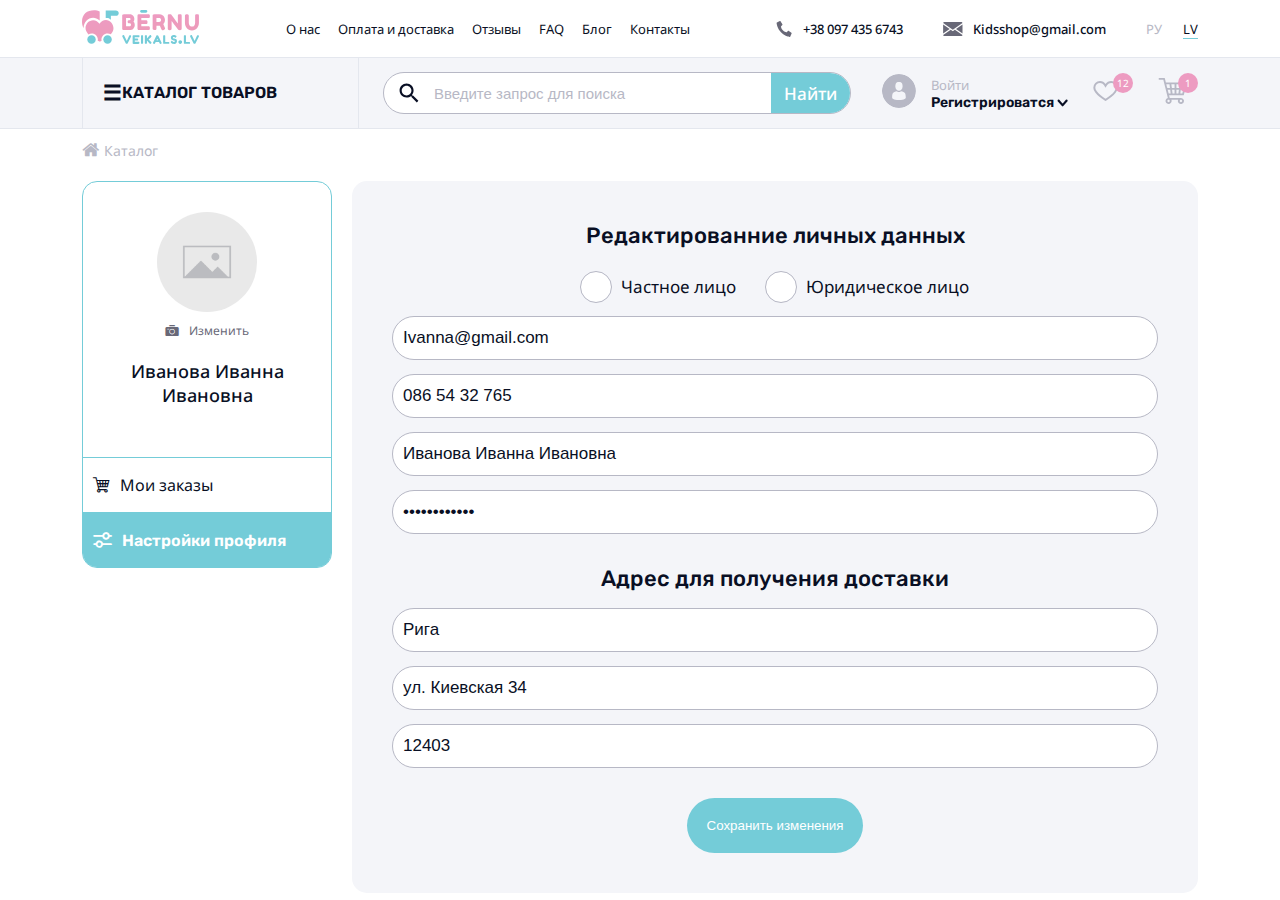
<file: cabinet-settings.html>
<!DOCTYPE html>
<html lang="en">
<head>
    <meta charset="UTF-8">
    <meta http-equiv="X-UA-Compatible" content="IE=edge">
    <meta name="viewport" content="width=device-width, initial-scale=1.0">
    <title>Bernu Veikals</title>
    <link rel="stylesheet" type="text/css" href="slick/slick.css"/>
    <link rel="stylesheet" href="css/iconstyle.css">
    <link rel="stylesheet" href="css/style.css">
    <link rel="icon" href="img/icon-logo.png">
</head>
<body>
    <header> 
        <div class="wrapper">
            <div class="logo">
                <img src="img/svg/logo.svg" alt="logotipchik">
            </div>
            <ul class="page-nav">
                <li>
                    <a href="#">О нас</a> 
                </li>
                <li>
                    <a href="#">Оплата и доставка</a>
                </li>
                <li>
                    <a href="#">Отзывы</a>
                </li>
                <li>
                    <a href="#">FAQ</a>
                </li>
                <li>
                    <a href="#">Блог</a>
                </li>
                <li>
                    <a href="#">Контакты</a>
                </li>
            </ul>
            <ul class="header-contacts">
                <li>
                    <img src="img/svg/phone.svg" alt="phone" class="header-contacts__phone" >
                    <p>+38 097 435 6743</p>
                </li>
                <li>
                    <img src="img/svg/mail.svg" alt="mail" class="header-contacts__mail">
                    <p>Kidsshop@gmail.com</p>
                </li>
                <li>
                    <a href="#" id="lang-ru">РУ</a>
                    <a href="#" id="lang-lv">LV</a>
                </li>
            </ul>
        </div>
    </header>
    <main>
        <nav>
            <div class="wrapper">
                <div class="nav-burger" id="catalogButton">
                    <p>
                        <span>☰</span> каталог товаров
                    </p>
                </div>
                <article id="catalog">
                    <ul id="category">
                        <li class="category-item">
                            <p>
                                <img src="img/svg/baby carriage.svg" alt="carriage">
                                Коляски
                            </p>
                            <span>
                                <img src="img/svg/arrow-right.svg" alt="arrow-right">
                            </span>
                        </li>
                        <li class="category-item">
                            <p>
                                <img src="img/svg/Auto-chair.svg" alt="carriage">
                                Автокресла
                            </p>
                            <span>
                                <img src="img/svg/arrow-right.svg" alt="arrow-right">
                            </span>
                        </li>
                        <li class="category-item">
                            <p>
                                <img src="img/svg/Baby bed.svg" alt="carriage">
                                Детская комната
                            </p>
                            <span>
                                <img src="img/svg/arrow-right.svg" alt="arrow-right">
                            </span>
                        </li>
                        <li class="category-item">
                            <p>
                                <img src="img/svg/Bycicle.svg" alt="Bycicle">
                                Транспорт и спорт
                            </p>
                            <span>
                                <img src="img/svg/arrow-right.svg" alt="arrow-right">
                            </span>
                        </li>
                        <li class="category-item">
                            <p>
                                <img src="img/svg/Toys.svg" alt="Toys">
                                Игрушки и игры
                            </p>
                            <span>
                                <img src="img/svg/arrow-right.svg" alt="arrow-right">
                            </span>
                        </li>
                        <li class="category-item">
                            <p>
                                <img src="img/svg/Clothes.svg" alt="Clothes">
                                Одежда и обувь
                            </p>
                            <span>
                                <img src="img/svg/arrow-right.svg" alt="arrow-right">
                            </span>
                        </li>
                        <li class="category-item">
                            <p>
                                <img src="img/svg/Mom.svg" alt="Mom">
                                Товары для мамочек	
                            </p>
                            <span>
                                <img src="img/svg/arrow-right.svg" alt="arrow-right">
                            </span>
                        </li>
                        <li class="category-item">
                            <p>
                                <img src="img/svg/Powder.svg" alt="Powder">
                                Гигиена и уход
                            </p>
                            <span>
                                <img src="img/svg/arrow-right.svg" alt="arrow-right">
                            </span>
                        </li>
                        <li class="category-item">
                            <p>
                                <img src="img/svg/Baby bootle.svg" alt="bootle">
                                Кормление
                            </p>
                            <span>
                                <img src="img/svg/arrow-right.svg" alt="arrow-right">
                            </span>
                        </li>
                        <li class="category-item">
                            <p>
                                <img src="img/svg/Gift.svg" alt="Mom">
                                Детксие подарки	
                            </p>
                            <span>
                                <img src="img/svg/arrow-right.svg" alt="arrow-right">
                            </span>
                        </li>
                        <li class="category-item">
                            <p>
                                <img src="img/svg/Chreestmas tree.svg" alt="tree">
                                Елки и игрушки
                            </p>
                            <span>
                                <img src="img/svg/arrow-right.svg" alt="arrow-right">
                            </span>
                        </li>
                        <li class="category-item">
                            <p>
                                <img src="img/svg/Gift card.svg" alt="card">
                                Подарочные карты
                            </p>
                            <span>
                                <img src="img/svg/arrow-right.svg" alt="arrow-right">
                            </span>
                        </li>
                    </ul>
                </article>
                <div class="nav-aside">
                    <div class="nav__search">
                        <label for="search">
                            <img src="img/svg/search.svg" alt="#">
                            <input type="text" id="search" placeholder="Введите запрос для поиска">
                        </label>
                        <button type="submit" for="search" class="blue">
                            Найти
                        </button>
                    </div>
                    <div class="nav__user">
                        <div class="user-account">
                            <a href="#">
                                <img src="img/svg/user-acc.svg" alt="user">
                            </a>
                            <div class="user-account__sign">
                                <a href="#" id="signIn">Войти</a>
                                <a href="#" id="signUp">
                                    Регистрироватся
                                    <img src="img/svg/arrow-down.svg" alt="arrow-down">
                                </a>
                            </div>
                        </div>
                        <div class="user-favour user-icon">
                            <a href="#">
                                <img src="img/svg/favour.svg" alt="#">
                                <span class="pink">
                                    12
                                </span>
                            </a>
                        </div>
                        <div class="user-cart user-icon">
                            <a href="#">
                                <img src="img/svg/cart.svg" alt="#">
                                <span class="pink">
                                    1
                                </span>
                            </a>
                        </div>
                    </div>
                </div>
            </div>
        </nav>
        <article class="bread">
            <div class="wrapper">
                <ol>
                    <li>
                        <a href="index.html"> <span class="icon-home"></span> Каталог</a>
                    </li>
                </ol>
            </div>
        </article>
        <article class="cabinet">
            <section class="wrapper">
                <section class="cabinet__sidebar">
                    <div class="cabinet__profile">
                        <div class="cabinet__avatar">
                            <div class="profile-img">
                                <img src="img/placeholder.jpg" alt="#">
                            </div>
                            <div class="profile-redimg">
                                <span class="icon-camera"></span>
                                <p>Изменить</p>
                            </div>
                        </div>
                        <div class="cabinet__profile-name">
                            <h3>Иванова Иванна Ивановна</h3>
                        </div>
                    </div>
                    <div class="cabinet__links">
                        <a href="cabinet-orders.html">
                            <span class="icon-cart"></span>
                            <p>Мои заказы</p>
                        </a>
                        <a href="cabinet-settings.html" class="cabinet__links-active">
                            <span class="icon-set"></span>
                            <p>Настройки профиля</p>
                        </a>
                    </div>
                </section>
                <section class="cabinet__settings">
                    <form action="#">
                        <h2>Редактированние личных данных</h2>
                        <fieldset>
                            <div class="cabinet__settings-person">
                                <label for="private">
                                    <input type="radio" id="private" name="cabinet">
                                    Частное лицо
                                </label>
                                <label for="legal">
                                    <input type="radio" id="legal" name="cabinet">
                                    Юридическое лицо
                                </label>
                            </div>
                            <div class="cabinet__settings-field">
                                <label for="#">
                                    <input type="email" value="Ivanna@gmail.com">
                                </label>
                            </div>  
                            <div class="cabinet__settings-field">
                                <label for="#">
                                    <input type="tel" value="086 54 32 765">
                                </label>
                            </div>  
                            <div class="cabinet__settings-field">
                                <label for="#">
                                    <input type="text" value="Иванова Иванна Ивановна">
                                </label>
                            </div>  
                            <div class="cabinet__settings-field">
                                <label for="#">
                                    <input type="password" value="************">
                                </label>
                            </div>
                        </fieldset>
                        <h2>Адрес для получения доставки</h2>
                        <fieldset>
                            <div class="cabinet__settings-field">
                                <label for="#">
                                    <input type="text" value="Рига">
                                </label>
                            </div>  
                            <div class="cabinet__settings-field">
                                <label for="#">
                                    <input type="text" value="ул. Киевская 34">
                                </label>
                            </div>  
                            <div class="cabinet__settings-field">
                                <label for="#">
                                    <input type="text" value="12403">
                                </label>
                            </div>  
                        </fieldset>
                        <input type="submit" value="Сохранить изменения">
                    </form>
                </section>
            </div>
        </article>
    </main>
    <footer></footer>
    <script src="js/jquery-3.4.1.js"></script>
    <script type="text/javascript" src="slick/slick.min.js"></script>
    <script src="js/script.js"></script>
</body>
</html>
</file>
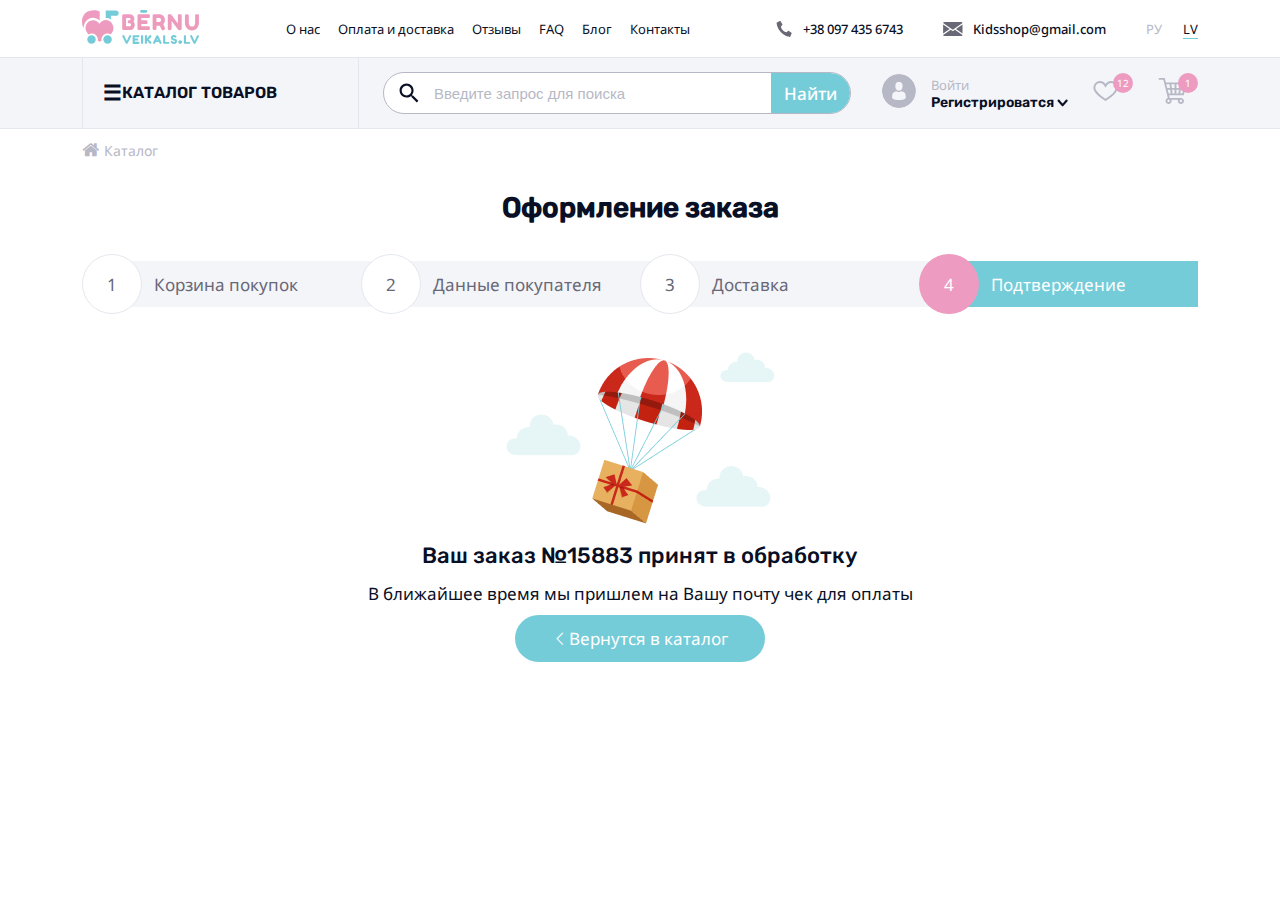
<file: order.html>
<!DOCTYPE html>
<html lang="en">
<head>
    <meta charset="UTF-8">
    <meta http-equiv="X-UA-Compatible" content="IE=edge">
    <meta name="viewport" content="width=device-width, initial-scale=1.0">
    <title>Bernu Veikals</title>
    <link rel="stylesheet" type="text/css" href="slick/slick.css"/>
    <link rel="stylesheet" href="css/iconstyle.css">
    <link rel="stylesheet" href="css/style.css">
    <link rel="icon" href="img/icon-logo.png">
</head>
<body>
    <header> 
        <div class="wrapper">
            <div class="logo">
                <img src="img/svg/logo.svg" alt="logotipchik">
            </div>
            <ul class="page-nav">
                <li>
                    <a href="#">О нас</a> 
                </li>
                <li>
                    <a href="#">Оплата и доставка</a>
                </li>
                <li>
                    <a href="#">Отзывы</a>
                </li>
                <li>
                    <a href="#">FAQ</a>
                </li>
                <li>
                    <a href="#">Блог</a>
                </li>
                <li>
                    <a href="#">Контакты</a>
                </li>
            </ul>
            <ul class="header-contacts">
                <li>
                    <img src="img/svg/phone.svg" alt="phone" class="header-contacts__phone" >
                    <p>+38 097 435 6743</p>
                </li>
                <li>
                    <img src="img/svg/mail.svg" alt="mail" class="header-contacts__mail">
                    <p>Kidsshop@gmail.com</p>
                </li>
                <li>
                    <a href="#" id="lang-ru">РУ</a>
                    <a href="#" id="lang-lv">LV</a>
                </li>
            </ul>
        </div>
    </header>
    <main>
        <nav>
            <div class="wrapper">
                <div class="nav-burger" id="catalogButton">
                    <p>
                        <span>☰</span> каталог товаров
                    </p>
                </div>
                <article id="catalog">
                    <ul id="category">
                        <li class="category-item">
                            <p>
                                <img src="img/svg/baby carriage.svg" alt="carriage">
                                Коляски
                            </p>
                            <span>
                                <img src="img/svg/arrow-right.svg" alt="arrow-right">
                            </span>
                        </li>
                        <li class="category-item">
                            <p>
                                <img src="img/svg/Auto-chair.svg" alt="carriage">
                                Автокресла
                            </p>
                            <span>
                                <img src="img/svg/arrow-right.svg" alt="arrow-right">
                            </span>
                        </li>
                        <li class="category-item">
                            <p>
                                <img src="img/svg/Baby bed.svg" alt="carriage">
                                Детская комната
                            </p>
                            <span>
                                <img src="img/svg/arrow-right.svg" alt="arrow-right">
                            </span>
                        </li>
                        <li class="category-item">
                            <p>
                                <img src="img/svg/Bycicle.svg" alt="Bycicle">
                                Транспорт и спорт
                            </p>
                            <span>
                                <img src="img/svg/arrow-right.svg" alt="arrow-right">
                            </span>
                        </li>
                        <li class="category-item">
                            <p>
                                <img src="img/svg/Toys.svg" alt="Toys">
                                Игрушки и игры
                            </p>
                            <span>
                                <img src="img/svg/arrow-right.svg" alt="arrow-right">
                            </span>
                        </li>
                        <li class="category-item">
                            <p>
                                <img src="img/svg/Clothes.svg" alt="Clothes">
                                Одежда и обувь
                            </p>
                            <span>
                                <img src="img/svg/arrow-right.svg" alt="arrow-right">
                            </span>
                        </li>
                        <li class="category-item">
                            <p>
                                <img src="img/svg/Mom.svg" alt="Mom">
                                Товары для мамочек	
                            </p>
                            <span>
                                <img src="img/svg/arrow-right.svg" alt="arrow-right">
                            </span>
                        </li>
                        <li class="category-item">
                            <p>
                                <img src="img/svg/Powder.svg" alt="Powder">
                                Гигиена и уход
                            </p>
                            <span>
                                <img src="img/svg/arrow-right.svg" alt="arrow-right">
                            </span>
                        </li>
                        <li class="category-item">
                            <p>
                                <img src="img/svg/Baby bootle.svg" alt="bootle">
                                Кормление
                            </p>
                            <span>
                                <img src="img/svg/arrow-right.svg" alt="arrow-right">
                            </span>
                        </li>
                        <li class="category-item">
                            <p>
                                <img src="img/svg/Gift.svg" alt="Mom">
                                Детксие подарки	
                            </p>
                            <span>
                                <img src="img/svg/arrow-right.svg" alt="arrow-right">
                            </span>
                        </li>
                        <li class="category-item">
                            <p>
                                <img src="img/svg/Chreestmas tree.svg" alt="tree">
                                Елки и игрушки
                            </p>
                            <span>
                                <img src="img/svg/arrow-right.svg" alt="arrow-right">
                            </span>
                        </li>
                        <li class="category-item">
                            <p>
                                <img src="img/svg/Gift card.svg" alt="card">
                                Подарочные карты
                            </p>
                            <span>
                                <img src="img/svg/arrow-right.svg" alt="arrow-right">
                            </span>
                        </li>
                    </ul>
                </article>
                <div class="nav-aside">
                    <div class="nav__search">
                        <label for="search">
                            <img src="img/svg/search.svg" alt="#">
                            <input type="text" id="search" placeholder="Введите запрос для поиска">
                        </label>
                        <button type="submit" for="search" class="blue">
                            Найти
                        </button>
                    </div>
                    <div class="nav__user">
                        <div class="user-account">
                            <a href="#">
                                <img src="img/svg/user-acc.svg" alt="user">
                            </a>
                            <div class="user-account__sign">
                                <a href="#" id="signIn">Войти</a>
                                <a href="#" id="signUp">
                                    Регистрироватся
                                    <img src="img/svg/arrow-down.svg" alt="arrow-down">
                                </a>
                            </div>
                        </div>
                        <div class="user-favour user-icon">
                            <a href="#">
                                <img src="img/svg/favour.svg" alt="#">
                                <span class="pink">
                                    12
                                </span>
                            </a>
                        </div>
                        <div class="user-cart user-icon">
                            <a href="#">
                                <img src="img/svg/cart.svg" alt="#">
                                <span class="pink">
                                    1
                                </span>
                            </a>
                        </div>
                    </div>
                </div>
            </div>
        </nav>
        <article class="bread">
            <div class="wrapper">
                <ol>
                    <li>
                        <a href="index.html"> <span class="icon-home"></span> Каталог</a>
                    </li>
                </ol>
            </div>
        </article>
        <article class="order-page">
            <div class="wrapper">
                <h1>Оформление заказа</h1>
                <div class="order-page__tab tab">
                    <button class="order-page__tab-item tablinks" onclick="tabOrder(event, 'cart')">
                        <div class="order-page__tab-item-number">
                            <span>
                                1
                            </span>
                        </div>
                        <div class="order-page__tab-item-text">
                            <p>
                                Корзина покупок
                            </p>
                        </div>
                    </button>
                    <button class="order-page__tab-item tablinks" onclick="tabOrder(event, 'buyer')">
                        <div class="order-page__tab-item-number">
                            <span>
                                2
                            </span>
                        </div>
                        <div class="order-page__tab-item-text">
                            <p>
                                Данные покупателя
                            </p>
                        </div>
                    </button>
                    <button class="order-page__tab-item tablinks" onclick="tabOrder(event, 'delivery')">
                        <div class="order-page__tab-item-number">
                            <span>
                                3
                            </span>
                        </div>
                        <div class="order-page__tab-item-text">
                            <p>
                                Доставка
                            </p>
                        </div>
                    </button>
                    <button class="order-page__tab-item tablinks" onclick="tabOrder(event, 'confirmation')" id="defaultOpen">
                        <div class="order-page__tab-item-number">
                            <span>
                                4
                            </span>
                        </div>
                        <div class="order-page__tab-item-text">
                            <p>
                                Подтверждение
                            </p>
                        </div>
                    </button>
                </div>
                <div class="order-cart tabcontent" id="cart">
                    <div class="order-cart__list">
                        <div class="order-cart__item">
                            <div class="order-cart__item-img">
                                <img src="img/product/Nutrilon.png" alt="#">
                            </div>
                            <div class="order-cart__item-text">
                                <h2>Прогулочная коляска ABC Design Ping</h2>
                                <p>Код товара: 000433</p>
                            </div>
                            <div class="buy-price">
                                <div class="buy-price-cena">
                                    <span>1000 €</span>
                                    <span>2500 €</span>
                                </div>
                                <div class="buy-price-number" data-step="1" data-min="1" data-max="100">
                                    <input class="number-text" type="text" name="count" value="1">
                                    <a href="#" class="number-minus">−</a>
                                    <a href="#" class="number-plus">+</a>
                                </div>
                                <div class="buy-price-delete">
                                    <span class="icon-del"></span>
                                </div>
                            </div>
                        </div>
                        <div class="order-cart__item">
                            <div class="order-cart__item-img">
                                <img src="img/product/Britax Romer Trifix 2 I-Size Cosmos black Детское автокресло 9-22 кг.png" alt="#">
                            </div>
                            <div class="order-cart__item-text">
                                <h2>Britax Romer Trifix 2 I-Size Cosmos black Детское автокресло 9-22 кг</h2>
                                <p>Код товара: 000433</p>
                            </div>
                            <div class="buy-price">
                                <div class="buy-price-cena">
                                    <span>1 500 €</span>
                                </div>
                                <div class="buy-price-number" data-step="1" data-min="1" data-max="100">
                                    <input class="number-text" type="text" name="count" value="1">
                                    <a href="#" class="number-minus">−</a>
                                    <a href="#" class="number-plus">+</a>
                                </div>
                                <div class="buy-price-delete">
                                    <span class="icon-del"></span>
                                </div>
                            </div>
                        </div>
                        <h3>
                            Итого
                        </h3>
                        <div class="order-cart__item">
                            <div class="order-cart__item-text">
                                <h2>Сумма товара</h2>
                            </div>
                            <div class="buy-price">
                                <div class="buy-price-cena">
                                    <span>Всего: 1 500 €</span>
                                </div>
                            </div>
                            <div class="buy-button">
                                <button>
                                    Продолжить
                                </button>
                            </div>
                        </div>
                    </div>
                </div>
                <div class="order-buyer tabcontent" id="buyer">
                  <div class="order-buyer__list">
                    <div class="order-buyer__item">
                      <sub>* обязательные поля</sub>
                      <h2>Вы уже зарегестрированны?</h2>
                      <p>Авторизуйтесь, чтобы автоматически заполнять данные и покупать в 3 раза быстрее</p>
                      <label for="email">
                        <input type="text" name="email" id="email" placeholder="Электронная почта*">
                      </label>
                      <label for="pass">
                        <input type="password" name="pass" id="pass" placeholder="Пароль*">
                      </label>
                      <a href="#" class="order-buyer__item-login">
                        <p> 
                          <span class="icon-user"></span> Авторизоватся
                        </p>
                      </a>
                      <h2>У Вас еще нет аккаунта?</h2>
                      <p>Зарегистрированным пользователям возвращается 0,5% от стоимости покупки</p>
                      <a href="#" class="order-buyer__item-reg">
                        <p>Зарегестрироватся</p>
                      </a>
                    </div>
                    <div class="order-buyer__item">
                      <sub>* обязательные поля</sub>
                      <h2>Купить без регистрации</h2>
                      <div class="order-buyer__item-radio">
                        <label for="order-buyer__item-private">
                            <input type="radio" name="nonreg" id="order-buyer__item-private" checked>
                            Частное лицо
                        </label>
                        <label for="order-buyer__item-legal">
                            <input type="radio" name="nonreg" id="order-buyer__item-legal">
                            Юридическое лицо
                        </label>
                      </div>
                      <label for="email">
                        <input type="text" name="nonreg" id="nonreg-email" placeholder="Электронная почта*">
                      </label>
                      <label for="tel">
                        <input type="tel" name="nonreg" id="nonreg-tel" placeholder="Номер телефона*">
                      </label>
                      <label for="name">
                        <input type="text" name="nonreg" id="nonreg-name" placeholder="Ваше имя*">
                      </label>
                      <label for="surname">
                        <input type="text" name="nonreg" id="nonreg-surname" placeholder="Фамилия*">
                      </label>
                      <a href="#" class="but-nonreg">
                        Продолжить<span class="icon-arr-s-r"></span>
                      </a>
                    </div>
                  </div>
                </div>
                <div class="order-delivery tabcontent" id="delivery">
                    <h2>Введите данные для доставки</h2>
                    <div class="order-delivery__form">
                        <sub>* обязательные поля</sub>
                        <h3>Адрес для получения доставки</h3>
                        <label for="deliv-comm">
                          <input type="text" name="deliv" id="deliv-city" placeholder="Город / Село / Пагаст / Район*">
                        </label>
                        <label for="deliv-comm">
                          <input type="text" name="deliv" id="deliv-street" placeholder="Улица / Дом / Квартира*">
                        </label>
                        <label for="deliv-comm">
                          <input type="text" name="deliv" id="deliv-index" placeholder="Почтовый индекс*">
                        </label>
                        
                        <h3>Информация для курьера</h3>
                        <label for="deliv-comm">
                          <input type="textarea" name="deliv" id="deliv-comm" placeholder="Текст">
                        </label>
                        
                        <h3>Информация о заказе</h3>
                        <ul>
                            <hr>
                            <li>
                                <p>Товары</p>
                                <ol>
                                    <li>100€</li>
                                    <li>1500€</li>
                                </ol>
                            </li>
                            <hr>
                            <li>
                                <p>Доставка</p>
                                <p>1.99 €</p>
                            </li>
                            <hr>
                            <li>
                                <p>Сумма скидки</p>
                                <p>-70 €</p>
                            </li>
                            <hr>
                            <li>
                                <h3>Общая сумма:</h3>
                                <span class="order-delivery__form-sum">1 703.99 €</span>
                            </li>
                        </ul>

                    </div>
                    <div class="order-delivery__rules">
                        <input type="checkbox" name="rules" id="rules">
                        <label for="rules">Я ознакомился (-лась) и согласен (-на) с правилами покупки и возврата, а также с правилами обработки данных.</label>
                    </div>
                    <div class="order-delivery__confirm">
                        <a href="#">
                            <span class="icon-arr-l-l"></span>Добавить еще товары
                        </a>
                        <a href="#">
                            <span class="icon-check"></span>Подтвердить заказ
                        </a>
                    </div>
                    <hr>
                    <div class="order-delivery__alert">
                        <span>
                            <p>i</p>
                        </span>
                        <p>Документ подтверждающий покупку, который является также гарантийной квитанцией, будет отправлен в электронном виде.</p>
                    </div>
                </div>
                <div class="order-confirmation tabcontent" id="confirmation">
                    <div class="order-confirmation__wrap">
                        <img src="img/Parachute.png" alt="Parachute">
                        <h2>Ваш заказ №15883 принят в обработку</h2>
                        <p>В ближайшее время мы пришлем на Вашу почту чек для оплаты</p>
                        <a href="#">
                            <span class="icon-arr-s-l"></span> Вернутся в каталог
                        </a>
                    </div>
                </div>
            </div>
        </article>
    </main>
    <footer></footer>
    <script src="js/jquery-3.4.1.js"></script>
    <script type="text/javascript" src="slick/slick.min.js"></script>
    <script src="js/script.js"></script>
</body>
</html>
</file>
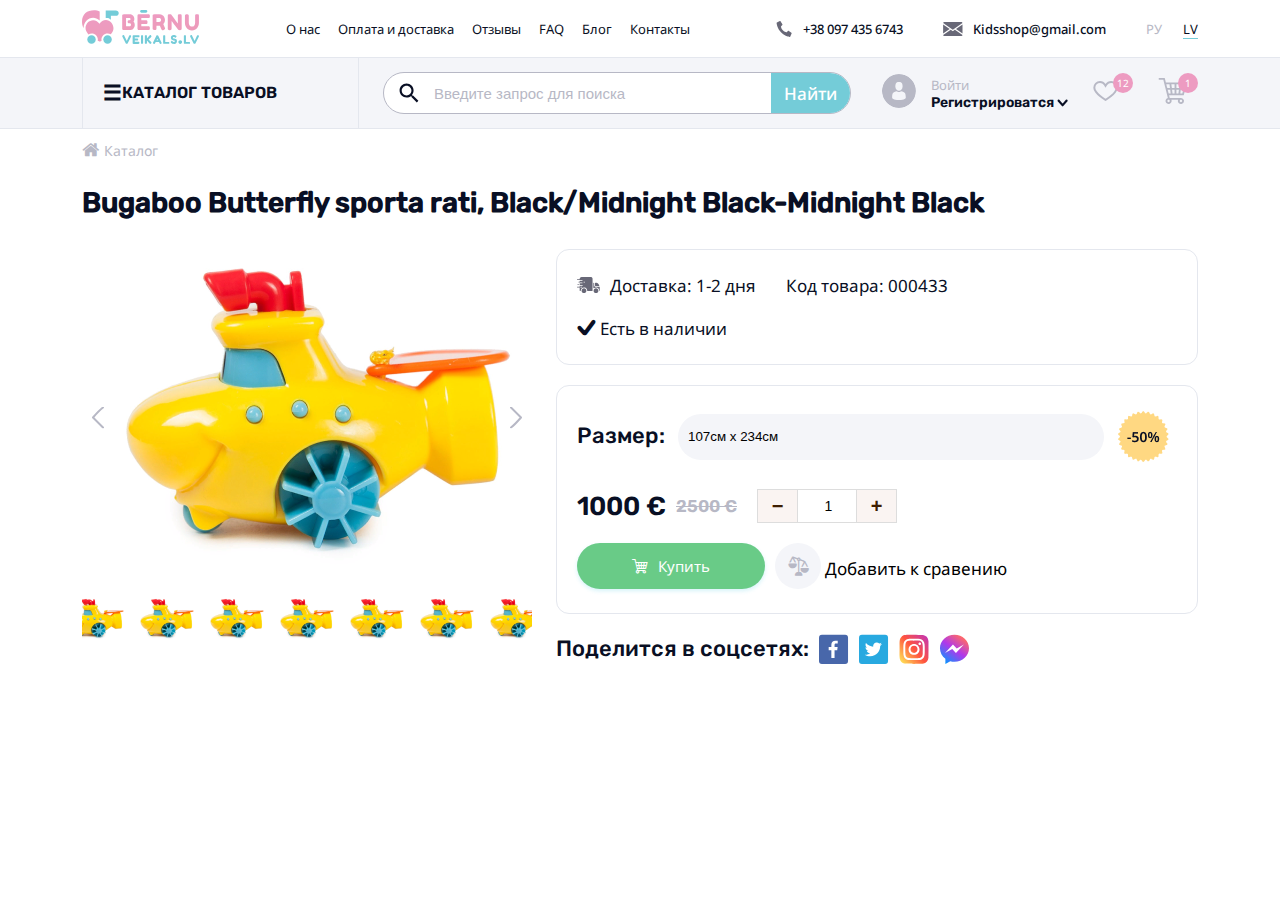
<file: product.html>
<!DOCTYPE html>
<html lang="en">
<head>
    <meta charset="UTF-8">
    <meta http-equiv="X-UA-Compatible" content="IE=edge">
    <meta name="viewport" content="width=device-width, initial-scale=1.0">
    <title>Bernu Veikals</title>
    <link rel="stylesheet" type="text/css" href="slick/slick.css"/>
    <link rel="stylesheet" href="css/iconstyle.css">
    <link rel="stylesheet" href="css/style.css">
    <link rel="icon" href="img/icon-logo.png">
</head>
<body>
    <header> 
        <div class="wrapper">
            <div class="logo">
                <img src="img/svg/logo.svg" alt="logotipchik">
            </div>
            <ul class="page-nav">
                <li>
                    <a href="#">О нас</a> 
                </li>
                <li>
                    <a href="#">Оплата и доставка</a>
                </li>
                <li>
                    <a href="#">Отзывы</a>
                </li>
                <li>
                    <a href="#">FAQ</a>
                </li>
                <li>
                    <a href="#">Блог</a>
                </li>
                <li>
                    <a href="#">Контакты</a>
                </li>
            </ul>
            <ul class="header-contacts">
                <li>
                    <img src="img/svg/phone.svg" alt="phone" class="header-contacts__phone" >
                    <p>+38 097 435 6743</p>
                </li>
                <li>
                    <img src="img/svg/mail.svg" alt="mail" class="header-contacts__mail">
                    <p>Kidsshop@gmail.com</p>
                </li>
                <li>
                    <a href="#" id="lang-ru">РУ</a>
                    <a href="#" id="lang-lv">LV</a>
                </li>
            </ul>
        </div>
    </header>
    <main>
        <nav>
            <div class="wrapper">
                <div class="nav-burger" id="catalogButton">
                    <p>
                        <span>☰</span> каталог товаров
                    </p>
                </div>
                <article id="catalog">
                    <ul id="category">
                        <li class="category-item">
                            <p>
                                <img src="img/svg/baby carriage.svg" alt="carriage">
                                Коляски
                            </p>
                            <span>
                                <img src="img/svg/arrow-right.svg" alt="arrow-right">
                            </span>
                        </li>
                        <li class="category-item">
                            <p>
                                <img src="img/svg/Auto-chair.svg" alt="carriage">
                                Автокресла
                            </p>
                            <span>
                                <img src="img/svg/arrow-right.svg" alt="arrow-right">
                            </span>
                        </li>
                        <li class="category-item">
                            <p>
                                <img src="img/svg/Baby bed.svg" alt="carriage">
                                Детская комната
                            </p>
                            <span>
                                <img src="img/svg/arrow-right.svg" alt="arrow-right">
                            </span>
                        </li>
                        <li class="category-item">
                            <p>
                                <img src="img/svg/Bycicle.svg" alt="Bycicle">
                                Транспорт и спорт
                            </p>
                            <span>
                                <img src="img/svg/arrow-right.svg" alt="arrow-right">
                            </span>
                        </li>
                        <li class="category-item">
                            <p>
                                <img src="img/svg/Toys.svg" alt="Toys">
                                Игрушки и игры
                            </p>
                            <span>
                                <img src="img/svg/arrow-right.svg" alt="arrow-right">
                            </span>
                        </li>
                        <li class="category-item">
                            <p>
                                <img src="img/svg/Clothes.svg" alt="Clothes">
                                Одежда и обувь
                            </p>
                            <span>
                                <img src="img/svg/arrow-right.svg" alt="arrow-right">
                            </span>
                        </li>
                        <li class="category-item">
                            <p>
                                <img src="img/svg/Mom.svg" alt="Mom">
                                Товары для мамочек	
                            </p>
                            <span>
                                <img src="img/svg/arrow-right.svg" alt="arrow-right">
                            </span>
                        </li>
                        <li class="category-item">
                            <p>
                                <img src="img/svg/Powder.svg" alt="Powder">
                                Гигиена и уход
                            </p>
                            <span>
                                <img src="img/svg/arrow-right.svg" alt="arrow-right">
                            </span>
                        </li>
                        <li class="category-item">
                            <p>
                                <img src="img/svg/Baby bootle.svg" alt="bootle">
                                Кормление
                            </p>
                            <span>
                                <img src="img/svg/arrow-right.svg" alt="arrow-right">
                            </span>
                        </li>
                        <li class="category-item">
                            <p>
                                <img src="img/svg/Gift.svg" alt="Mom">
                                Детксие подарки	
                            </p>
                            <span>
                                <img src="img/svg/arrow-right.svg" alt="arrow-right">
                            </span>
                        </li>
                        <li class="category-item">
                            <p>
                                <img src="img/svg/Chreestmas tree.svg" alt="tree">
                                Елки и игрушки
                            </p>
                            <span>
                                <img src="img/svg/arrow-right.svg" alt="arrow-right">
                            </span>
                        </li>
                        <li class="category-item">
                            <p>
                                <img src="img/svg/Gift card.svg" alt="card">
                                Подарочные карты
                            </p>
                            <span>
                                <img src="img/svg/arrow-right.svg" alt="arrow-right">
                            </span>
                        </li>
                    </ul>
                </article>
                <div class="nav-aside">
                    <div class="nav__search">
                        <label for="search">
                            <img src="img/svg/search.svg" alt="#">
                            <input type="text" id="search" placeholder="Введите запрос для поиска">
                        </label>
                        <button type="submit" for="search" class="blue">
                            Найти
                        </button>
                    </div>
                    <div class="nav__user">
                        <div class="user-account">
                            <a href="#">
                                <img src="img/svg/user-acc.svg" alt="user">
                            </a>
                            <div class="user-account__sign">
                                <a href="#" id="signIn">Войти</a>
                                <a href="#" id="signUp">
                                    Регистрироватся
                                    <img src="img/svg/arrow-down.svg" alt="arrow-down">
                                </a>
                            </div>
                        </div>
                        <div class="user-favour user-icon">
                            <a href="#">
                                <img src="img/svg/favour.svg" alt="#">
                                <span class="pink">
                                    12
                                </span>
                            </a>
                        </div>
                        <div class="user-cart user-icon">
                            <a href="#">
                                <img src="img/svg/cart.svg" alt="#">
                                <span class="pink">
                                    1
                                </span>
                            </a>
                        </div>
                    </div>
                </div>
            </div>
        </nav>
        <article class="bread">
            <div class="wrapper">
                <ol>
                    <li>
                        <a href="index.html"> <span class="icon-home"></span> Каталог</a>
                    </li>
                </ol>
            </div>
        </article>
        <article class="product-page">
            <div class="wrapper">
                <h1>Bugaboo Butterfly sporta rati, Black/Midnight Black-Midnight Black</h1>
                <div class="product-page__wrap">
                    <div class="product-page__slider">
                        <div class="product-page__slider-wrap">
                            <div class="product-page__slider-arrow product-page__slider-arrow-prev">
                                <img src="img/svg/arrow-left-grey.svg" alt="#">
                            </div>
                            <div class="product-page__slider-arrow product-page__slider-arrow-next">
                                <img src="img/svg/arrow-right-grey.svg" alt="#">
                            </div>
                            <div class="slider product-page__slider-for product-cardlist">
                                <div class="product-page__slider-for-img">
                                    <img src="img/product/image 7.png" alt="#">
                                </div>
                                <div class="product-page__slider-for-img">
                                    <img src="img/product/image 7.png" alt="#">
                                </div>
                                <div class="product-page__slider-for-img">
                                    <img src="img/product/image 7.png" alt="#">
                                </div>
                                <div class="product-page__slider-for-img">
                                    <img src="img/product/image 7.png" alt="#">
                                </div>
                                <div class="product-page__slider-for-img">
                                    <img src="img/product/image 7.png" alt="#">
                                </div>
                                <div class="product-page__slider-for-img">
                                    <img src="img/product/image 7.png" alt="#">
                                </div>
                            </div>
                        </div>
                        <div class="product-page__slider-nav">
                            <div class="product-page__slider-nav-img">
                                <img src="img/product/image 7.png" alt="#">
                            </div>
                            <div class="product-page__slider-nav-img">
                                <img src="img/product/image 7.png" alt="#">
                            </div>
                            <div class="product-page__slider-nav-img">
                                <img src="img/product/image 7.png" alt="#">
                            </div>
                            <div class="product-page__slider-nav-img">
                                <img src="img/product/image 7.png" alt="#">
                            </div>
                            <div class="product-page__slider-nav-img">
                                <img src="img/product/image 7.png" alt="#">
                            </div>
                            <div class="product-page__slider-nav-img">
                                <img src="img/product/image 7.png" alt="#">
                            </div>
                        </div>
                    </div>
                    <div class="product-page__actions">
                        <div class="product-page__actions-info">
                            <div class="product-page__actions-wrap">
                                <div class="product-page__info-del">
                                    <img src="img/product/product-icon/Delivery 2.svg" alt="#">
                                    <p>Доставка: 1-2 дня</p> 
                                </div>
                                <div class="product-page__info-id">
                                    <span>Код товара:</span>
                                    <span>000433</span>
                                </div>
                            </div>
                            <div class="product-page__actions-avail">
                                <p><span class="icon-check"></span> Есть в наличии</p>
                            </div>
                        </div>
                        <div class="product-page__info-buy">
                            <div class="product-page__info-buy-size">
                                <h2 class="product-page__info-title">
                                    Размер:
                                </h2>
                                <select name="size">
                                    <option value="100*410" selected>107см x 234см</option>
                                    <option value="100*410">107см x 234см</option>
                                    <option value="100*410">107см x 234см</option>
                                </select>
                                <img src="img/product/product-icon/Discount.png" alt="">
                            </div>
                            <div class="buy-price">
                                <div class="buy-price-cena">
                                    <span>1000 €</span>
                                    <span>2500 €</span>
                                </div>
                                <div class="buy-price-number" data-step="1" data-min="1" data-max="100">
                                    <input class="number-text" type="text" name="count" value="1">
                                    <a href="#" class="number-minus">−</a>
                                    <a href="#" class="number-plus">+</a>
                                </div>
                            </div>
                            <div class="product-page__info-buy-price-button">
                                <button type="button" class="button-buy">
                                    <span class="icon-cart"></span>
                                    Купить
                                </button>
                                <button type="button" class="button-compare ">
                                    <span class="icon-scales"></span>
                                    Добавить к сравению
                                </button>
                            </div>
                        </div>
                        <div class="product-page__info-smm">
                            <h2 class="product-page__info-title">
                                Поделится в соцсетях:
                            </h2>
                            <div class="product-page__info-smm-wrap">
                                <a href="#">
                                    <img src="img/svg/FB (1).svg" alt="#">
                                </a>
                                <a href="#">
                                    <img src="img/svg/Twi.svg" alt="#">
                                </a>
                                <a href="#">
                                    <img src="img/svg/instagram-colour.svg" alt="#">
                                </a>
                                <a href="#">
                                    <img src="img/svg/Messenger.svg" alt="#">
                                </a>
                            </div>
                        </div>
                    </div>
                </div>
            </div>
        </article>
    </main>
    <footer></footer>
    <script src="js/jquery-3.4.1.js"></script>
    <script type="text/javascript" src="slick/slick.min.js"></script>
    <script src="js/script.js"></script>
</body>
</html>
</file>
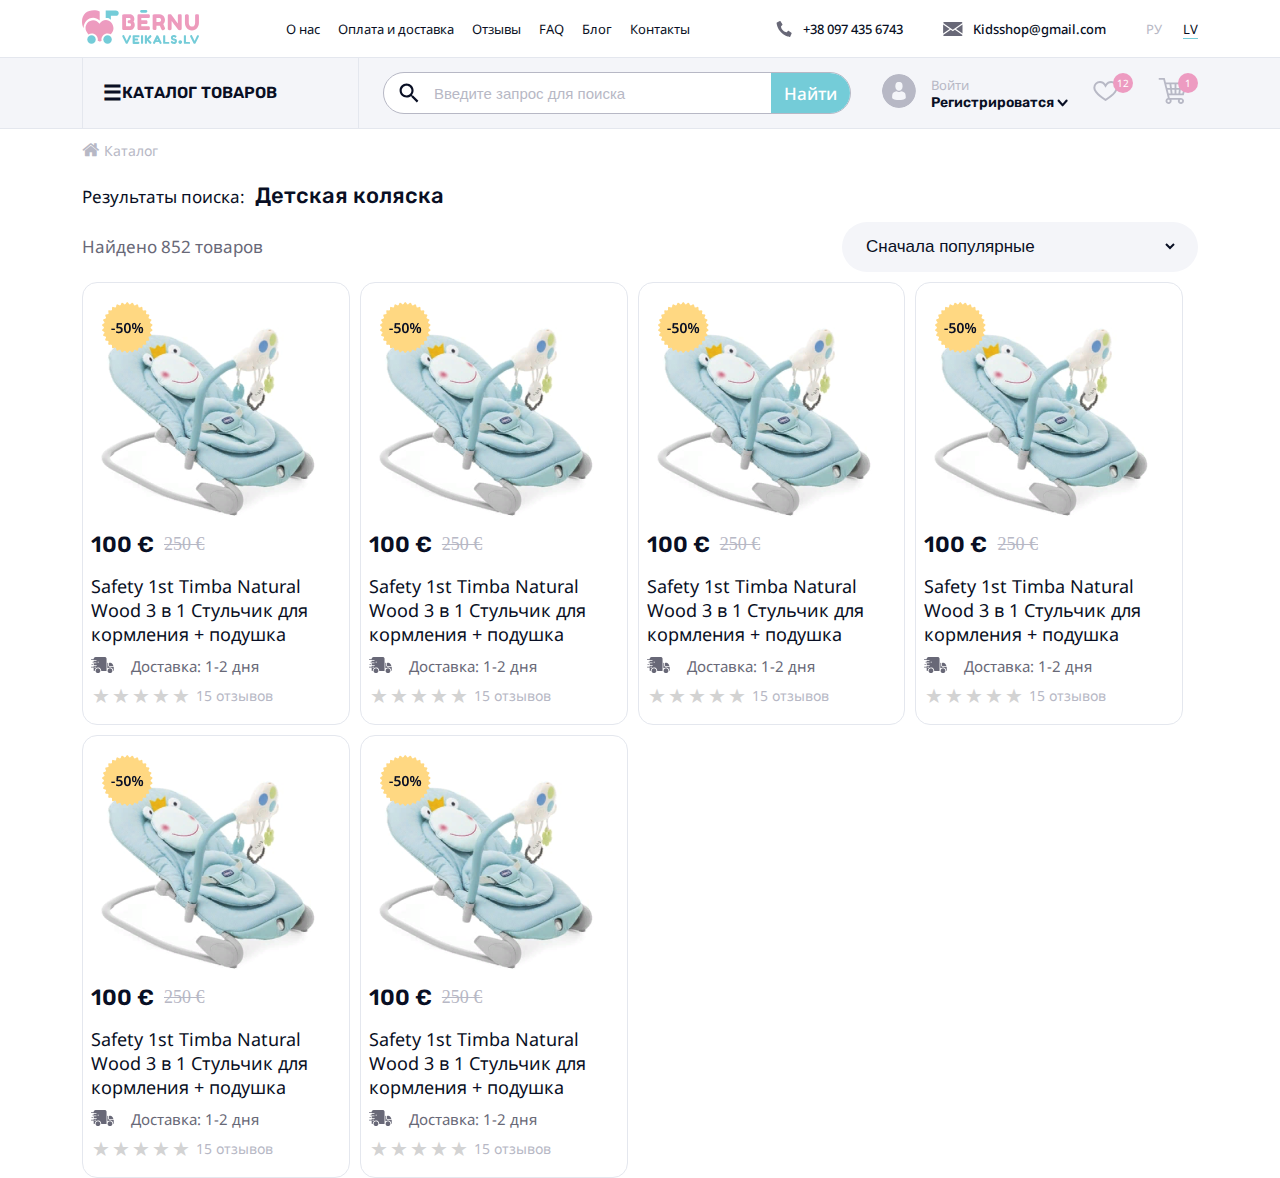
<file: search.html>
<!DOCTYPE html>
<html lang="en">
<head>
    <meta charset="UTF-8">
    <meta http-equiv="X-UA-Compatible" content="IE=edge">
    <meta name="viewport" content="width=device-width, initial-scale=1.0">
    <title>Bernu Veikals</title>
    <link rel="stylesheet" type="text/css" href="slick/slick.css"/>
    <link rel="stylesheet" href="css/iconstyle.css">
    <link rel="stylesheet" href="css/style.css">
    <link rel="icon" href="img/icon-logo.png">
</head>
<body>
    <header> 
        <div class="wrapper">
            <div class="logo">
                <img src="img/svg/logo.svg" alt="logotipchik">
            </div>
            <ul class="page-nav">
                <li>
                    <a href="#">О нас</a> 
                </li>
                <li>
                    <a href="#">Оплата и доставка</a>
                </li>
                <li>
                    <a href="#">Отзывы</a>
                </li>
                <li>
                    <a href="#">FAQ</a>
                </li>
                <li>
                    <a href="#">Блог</a>
                </li>
                <li>
                    <a href="#">Контакты</a>
                </li>
            </ul>
            <ul class="header-contacts">
                <li>
                    <img src="img/svg/phone.svg" alt="phone" class="header-contacts__phone" >
                    <p>+38 097 435 6743</p>
                </li>
                <li>
                    <img src="img/svg/mail.svg" alt="mail" class="header-contacts__mail">
                    <p>Kidsshop@gmail.com</p>
                </li>
                <li>
                    <a href="#" id="lang-ru">РУ</a>
                    <a href="#" id="lang-lv">LV</a>
                </li>
            </ul>
        </div>
    </header>
    <main>
        <nav>
            <div class="wrapper">
                <div class="nav-burger" id="catalogButton">
                    <p>
                        <span>☰</span> каталог товаров
                    </p>
                </div>
                <article id="catalog">
                    <ul id="category">
                        <li class="category-item">
                            <p>
                                <img src="img/svg/baby carriage.svg" alt="carriage">
                                Коляски
                            </p>
                            <span>
                                <img src="img/svg/arrow-right.svg" alt="arrow-right">
                            </span>
                        </li>
                        <li class="category-item">
                            <p>
                                <img src="img/svg/Auto-chair.svg" alt="carriage">
                                Автокресла
                            </p>
                            <span>
                                <img src="img/svg/arrow-right.svg" alt="arrow-right">
                            </span>
                        </li>
                        <li class="category-item">
                            <p>
                                <img src="img/svg/Baby bed.svg" alt="carriage">
                                Детская комната
                            </p>
                            <span>
                                <img src="img/svg/arrow-right.svg" alt="arrow-right">
                            </span>
                        </li>
                        <li class="category-item">
                            <p>
                                <img src="img/svg/Bycicle.svg" alt="Bycicle">
                                Транспорт и спорт
                            </p>
                            <span>
                                <img src="img/svg/arrow-right.svg" alt="arrow-right">
                            </span>
                        </li>
                        <li class="category-item">
                            <p>
                                <img src="img/svg/Toys.svg" alt="Toys">
                                Игрушки и игры
                            </p>
                            <span>
                                <img src="img/svg/arrow-right.svg" alt="arrow-right">
                            </span>
                        </li>
                        <li class="category-item">
                            <p>
                                <img src="img/svg/Clothes.svg" alt="Clothes">
                                Одежда и обувь
                            </p>
                            <span>
                                <img src="img/svg/arrow-right.svg" alt="arrow-right">
                            </span>
                        </li>
                        <li class="category-item">
                            <p>
                                <img src="img/svg/Mom.svg" alt="Mom">
                                Товары для мамочек	
                            </p>
                            <span>
                                <img src="img/svg/arrow-right.svg" alt="arrow-right">
                            </span>
                        </li>
                        <li class="category-item">
                            <p>
                                <img src="img/svg/Powder.svg" alt="Powder">
                                Гигиена и уход
                            </p>
                            <span>
                                <img src="img/svg/arrow-right.svg" alt="arrow-right">
                            </span>
                        </li>
                        <li class="category-item">
                            <p>
                                <img src="img/svg/Baby bootle.svg" alt="bootle">
                                Кормление
                            </p>
                            <span>
                                <img src="img/svg/arrow-right.svg" alt="arrow-right">
                            </span>
                        </li>
                        <li class="category-item">
                            <p>
                                <img src="img/svg/Gift.svg" alt="Mom">
                                Детксие подарки	
                            </p>
                            <span>
                                <img src="img/svg/arrow-right.svg" alt="arrow-right">
                            </span>
                        </li>
                        <li class="category-item">
                            <p>
                                <img src="img/svg/Chreestmas tree.svg" alt="tree">
                                Елки и игрушки
                            </p>
                            <span>
                                <img src="img/svg/arrow-right.svg" alt="arrow-right">
                            </span>
                        </li>
                        <li class="category-item">
                            <p>
                                <img src="img/svg/Gift card.svg" alt="card">
                                Подарочные карты
                            </p>
                            <span>
                                <img src="img/svg/arrow-right.svg" alt="arrow-right">
                            </span>
                        </li>
                    </ul>
                </article>
                <div class="nav-aside">
                    <div class="nav__search">
                        <label for="search">
                            <img src="img/svg/search.svg" alt="#">
                            <input type="text" id="search" placeholder="Введите запрос для поиска">
                        </label>
                        <button type="submit" for="search" class="blue">
                            Найти
                        </button>
                    </div>
                    <div class="nav__user">
                        <div class="user-account">
                            <a href="#">
                                <img src="img/svg/user-acc.svg" alt="user">
                            </a>
                            <div class="user-account__sign">
                                <a href="#" id="signIn">Войти</a>
                                <a href="#" id="signUp">
                                    Регистрироватся
                                    <img src="img/svg/arrow-down.svg" alt="arrow-down">
                                </a>
                            </div>
                        </div>
                        <div class="user-favour user-icon">
                            <a href="#">
                                <img src="img/svg/favour.svg" alt="#">
                                <span class="pink">
                                    12
                                </span>
                            </a>
                        </div>
                        <div class="user-cart user-icon">
                            <a href="#">
                                <img src="img/svg/cart.svg" alt="#">
                                <span class="pink">
                                    1
                                </span>
                            </a>
                        </div>
                    </div>
                </div>
            </div>
        </nav>
        <article class="bread">
            <div class="wrapper">
                <ol>
                    <li>
                        <a href="index.html"> <span class="icon-home"></span> Каталог</a>
                    </li>
                </ol>
            </div>
        </article>
        <article class="search">
            <div class="wrapper">
                <div class="search__header">
                    <span>Результаты поиска:</span>
                    <h2>Детская коляска</h2>
                </div>
                <div class="search__total">
                    <div class="search__amount">
                        <p>Найдено <span>852</span> товаров</p>
                    </div>
                    <div class="search__sorting">
                        <select>
                            <option>Сначала популярные</option>
                            <option>Сначала новые</option>
                            <option>По алфавиту</option>
                        </select>
                    </div>
                </div>
                <div class="search__catalog">
                    <article class="product-card">
                        <div class="product-card__img">
                            <img src="img/product/image 3.png" alt="#" class="product-card__img-main">
                            <div class="product-card__img-bonus">
                                <img src="img/product/product-icon/Discount.png" alt="#" >
                            </div>
                        </div>
                        <div class="product-card__desc">
                            <div class="product-card__desc-price">
                                <span class="actual">
                                    100 €
                                </span>
                                <span class="unact">
                                    250 €
                                </span>
                            </div>
                            <dic class="product-card__desc-name">
                                <p>
                                    Safety 1st Timba Natural Wood 3 в 1 Стульчик для кормления + подушка
                                </p>
                            </dic>
                            <div class="product-card__desc-del">
                                <img src="img/product/product-icon/Delivery 2.svg" alt="#">
                                <p>Доставка: 1-2 дня</p> 
                            </div>
                            <div class="product-card__desc-rate">
                                <div class="rating">
                                    <input type="radio" name="rating">
                                    <label title="Оценка «1»" estimation="1"></label>
                                    <input type="radio" name="rating">
                                    <label title="Оценка «2»" estimation="2"></label>
                                    <input type="radio" name="rating">
                                    <label title="Оценка «3»" estimation="3"></label>
                                    <input type="radio" name="rating">
                                    <label title="Оценка «4»" estimation="4"></label>
                                    <input type="radio" name="rating">
                                    <label title="Оценка «5»" estimation="5"></label>
                                </div>
                                <p>15 отзывов</p>
                            </div>
                        </div>
                    </article>
                    <article class="product-card">
                        <div class="product-card__img">
                            <img src="img/product/image 3.png" alt="#" class="product-card__img-main">
                            <div class="product-card__img-bonus">
                                <img src="img/product/product-icon/Discount.png" alt="#" >
                            </div>
                        </div>
                        <div class="product-card__desc">
                            <div class="product-card__desc-price">
                                <span class="actual">
                                    100 €
                                </span>
                                <span class="unact">
                                    250 €
                                </span>
                            </div>
                            <dic class="product-card__desc-name">
                                <p>
                                    Safety 1st Timba Natural Wood 3 в 1 Стульчик для кормления + подушка
                                </p>
                            </dic>
                            <div class="product-card__desc-del">
                                <img src="img/product/product-icon/Delivery 2.svg" alt="#">
                                <p>Доставка: 1-2 дня</p> 
                            </div>
                            <div class="product-card__desc-rate">
                                <div class="rating">
                                    <input type="radio" name="rating">
                                    <label title="Оценка «1»" estimation="1"></label>
                                    <input type="radio" name="rating">
                                    <label title="Оценка «2»" estimation="2"></label>
                                    <input type="radio" name="rating">
                                    <label title="Оценка «3»" estimation="3"></label>
                                    <input type="radio" name="rating">
                                    <label title="Оценка «4»" estimation="4"></label>
                                    <input type="radio" name="rating">
                                    <label title="Оценка «5»" estimation="5"></label>
                                </div>
                                <p>15 отзывов</p>
                            </div>
                        </div>
                    </article>
                    <article class="product-card">
                        <div class="product-card__img">
                            <img src="img/product/image 3.png" alt="#" class="product-card__img-main">
                            <div class="product-card__img-bonus">
                                <img src="img/product/product-icon/Discount.png" alt="#" >
                            </div>
                        </div>
                        <div class="product-card__desc">
                            <div class="product-card__desc-price">
                                <span class="actual">
                                    100 €
                                </span>
                                <span class="unact">
                                    250 €
                                </span>
                            </div>
                            <dic class="product-card__desc-name">
                                <p>
                                    Safety 1st Timba Natural Wood 3 в 1 Стульчик для кормления + подушка
                                </p>
                            </dic>
                            <div class="product-card__desc-del">
                                <img src="img/product/product-icon/Delivery 2.svg" alt="#">
                                <p>Доставка: 1-2 дня</p> 
                            </div>
                            <div class="product-card__desc-rate">
                                <div class="rating">
                                    <input type="radio" name="rating">
                                    <label title="Оценка «1»" estimation="1"></label>
                                    <input type="radio" name="rating">
                                    <label title="Оценка «2»" estimation="2"></label>
                                    <input type="radio" name="rating">
                                    <label title="Оценка «3»" estimation="3"></label>
                                    <input type="radio" name="rating">
                                    <label title="Оценка «4»" estimation="4"></label>
                                    <input type="radio" name="rating">
                                    <label title="Оценка «5»" estimation="5"></label>
                                </div>
                                <p>15 отзывов</p>
                            </div>
                        </div>
                    </article>
                    <article class="product-card">
                        <div class="product-card__img">
                            <img src="img/product/image 3.png" alt="#" class="product-card__img-main">
                            <div class="product-card__img-bonus">
                                <img src="img/product/product-icon/Discount.png" alt="#" >
                            </div>
                        </div>
                        <div class="product-card__desc">
                            <div class="product-card__desc-price">
                                <span class="actual">
                                    100 €
                                </span>
                                <span class="unact">
                                    250 €
                                </span>
                            </div>
                            <dic class="product-card__desc-name">
                                <p>
                                    Safety 1st Timba Natural Wood 3 в 1 Стульчик для кормления + подушка
                                </p>
                            </dic>
                            <div class="product-card__desc-del">
                                <img src="img/product/product-icon/Delivery 2.svg" alt="#">
                                <p>Доставка: 1-2 дня</p> 
                            </div>
                            <div class="product-card__desc-rate">
                                <div class="rating">
                                    <input type="radio" name="rating">
                                    <label title="Оценка «1»" estimation="1"></label>
                                    <input type="radio" name="rating">
                                    <label title="Оценка «2»" estimation="2"></label>
                                    <input type="radio" name="rating">
                                    <label title="Оценка «3»" estimation="3"></label>
                                    <input type="radio" name="rating">
                                    <label title="Оценка «4»" estimation="4"></label>
                                    <input type="radio" name="rating">
                                    <label title="Оценка «5»" estimation="5"></label>
                                </div>
                                <p>15 отзывов</p>
                            </div>
                        </div>
                    </article>
                    <article class="product-card">
                        <div class="product-card__img">
                            <img src="img/product/image 3.png" alt="#" class="product-card__img-main">
                            <div class="product-card__img-bonus">
                                <img src="img/product/product-icon/Discount.png" alt="#" >
                            </div>
                        </div>
                        <div class="product-card__desc">
                            <div class="product-card__desc-price">
                                <span class="actual">
                                    100 €
                                </span>
                                <span class="unact">
                                    250 €
                                </span>
                            </div>
                            <dic class="product-card__desc-name">
                                <p>
                                    Safety 1st Timba Natural Wood 3 в 1 Стульчик для кормления + подушка
                                </p>
                            </dic>
                            <div class="product-card__desc-del">
                                <img src="img/product/product-icon/Delivery 2.svg" alt="#">
                                <p>Доставка: 1-2 дня</p> 
                            </div>
                            <div class="product-card__desc-rate">
                                <div class="rating">
                                    <input type="radio" name="rating">
                                    <label title="Оценка «1»" estimation="1"></label>
                                    <input type="radio" name="rating">
                                    <label title="Оценка «2»" estimation="2"></label>
                                    <input type="radio" name="rating">
                                    <label title="Оценка «3»" estimation="3"></label>
                                    <input type="radio" name="rating">
                                    <label title="Оценка «4»" estimation="4"></label>
                                    <input type="radio" name="rating">
                                    <label title="Оценка «5»" estimation="5"></label>
                                </div>
                                <p>15 отзывов</p>
                            </div>
                        </div>
                    </article>
                    <article class="product-card">
                        <div class="product-card__img">
                            <img src="img/product/image 3.png" alt="#" class="product-card__img-main">
                            <div class="product-card__img-bonus">
                                <img src="img/product/product-icon/Discount.png" alt="#" >
                            </div>
                        </div>
                        <div class="product-card__desc">
                            <div class="product-card__desc-price">
                                <span class="actual">
                                    100 €
                                </span>
                                <span class="unact">
                                    250 €
                                </span>
                            </div>
                            <dic class="product-card__desc-name">
                                <p>
                                    Safety 1st Timba Natural Wood 3 в 1 Стульчик для кормления + подушка
                                </p>
                            </dic>
                            <div class="product-card__desc-del">
                                <img src="img/product/product-icon/Delivery 2.svg" alt="#">
                                <p>Доставка: 1-2 дня</p> 
                            </div>
                            <div class="product-card__desc-rate">
                                <div class="rating">
                                    <input type="radio" name="rating">
                                    <label title="Оценка «1»" estimation="1"></label>
                                    <input type="radio" name="rating">
                                    <label title="Оценка «2»" estimation="2"></label>
                                    <input type="radio" name="rating">
                                    <label title="Оценка «3»" estimation="3"></label>
                                    <input type="radio" name="rating">
                                    <label title="Оценка «4»" estimation="4"></label>
                                    <input type="radio" name="rating">
                                    <label title="Оценка «5»" estimation="5"></label>
                                </div>
                                <p>15 отзывов</p>
                            </div>
                        </div>
                    </article>
                </div>
            </div>
        </article>
    </main>
    <footer></footer>
    <script src="js/jquery-3.4.1.js"></script>
    <script type="text/javascript" src="slick/slick.min.js"></script>
    <script src="js/script.js"></script>
</body>
</html>
</file>
<file: css/iconstyle.css>
@font-face {
  font-family: 'icomoon';
  src:  url('../font/icomoon.eot');
  src:  url('../font/icomoon.eot') format('embedded-opentype'),
    url('../font/icomoon.ttf') format('truetype'),
    url('../font/icomoon.woff') format('woff'),
    url('../font/icomoon.svg') format('svg');
  font-weight: normal;
  font-style: normal;
  font-display: block;
}

[class^="icon-"], [class*=" icon-"] {
  /* use !important to prevent issues with browser extensions that change fonts */
  font-family: 'icomoon' !important;
  speak: never;
  font-style: normal;
  font-weight: normal;
  font-variant: normal;
  text-transform: none;
  line-height: 1;

  /* Better Font Rendering =========== */
  -webkit-font-smoothing: antialiased;
  -moz-osx-font-smoothing: grayscale;
}

.icon-arr-l-l:before {
  content: "\e900";
}
.icon-arr-l-r:before {
  content: "\e901";
}
.icon-arr-s-l:before {
  content: "\e902";
}
.icon-arr-s-d:before {
  content: "\e903";
}
.icon-arr-s-u:before {
  content: "\e904";
}
.icon-arr-s-r:before {
  content: "\e905";
}
.icon-check:before {
  content: "\e906";
}
.icon-user:before {
  content: "\e907";
}
.icon-set:before {
  content: "\e908";
}
.icon-camera:before {
  content: "\e909";
}
.icon-eye:before {
  content: "\e90a";
}
.icon-del:before {
  content: "\e90b";
}
.icon-home:before {
  content: "\e90c";
}
.icon-scales:before {
  content: "\e90d";
}
.icon-cart:before {
  content: "\e90e";
}
.icon-Filter:before {
  content: "\e90f";
}
.icon-filter:before {
  content: "\e910";
}
.icon-watch:before {
  content: "\e911";
}
.icon-mail:before {
  content: "\e912";
}
.icon-phone:before {
  content: "\e913";
}
.icon-facebook:before {
  content: "\e914";
}
.icon-instagram:before {
  content: "\e915";
}
.icon-youtube:before {
  content: "\e916";
}
.icon-twitter-icon:before {
  content: "\e918";
}
.icon-chat:before {
  content: "\e919";
}
.icon-send:before {
  content: "\e91a";
}
</file>
<file: css/style.css>
@font-face {
  font-family: "NotoSans";
  src: url("../font/NotoSans-Regular.ttf");
  font-style: normal;
  font-weight: 400;
}
@font-face {
  font-family: "NotoSans";
  src: url("../font/NotoSans-Medium.ttf");
  font-style: normal;
  font-weight: 500;
}
@font-face {
  font-family: "NotoSans";
  src: url("../font/NotoSans-SemiBold.ttf");
  font-style: normal;
  font-weight: 600;
}
@font-face {
  font-family: "Rubik";
  src: url("../font/Rubik-Medium.ttf");
  font-style: normal;
  font-weight: 500;
}
@font-face {
  font-family: "NotoSans";
  src: url("../font/Rubik-SemiBold.ttf");
  font-style: normal;
  font-weight: 600;
}
* {
  margin: 0;
  padding: 0;
  border: 0;
  list-style-type: none;
  box-sizing: border-box;
}
body,
html {
  width: 100%;
  height: 100%;
}
body {
  font-family: "NotoSans";
  font-weight: 400;
  font-style: normal;
  color: #090f24;
  font-size: 17px;
}
header,
nav,
main,
footer {
  width: 100%;
}
a {
  color: #090f24;
  text-decoration: none;
  cursor: pointer;
}
/* img{
    width: 100%;
    height: 100%;
} */
h3{
  font-family: 'NotoSans';
  font-style: normal;
  font-weight: 500;
  font-size: 18px;
  color: #090F24;
}
.wrapper {
  width: 1116px;
  margin: 0 auto;
  height: inherit;
  position: relative;
}
.blue {
  background: #74ccd8;
  color: #fff;
}
.white {
  background-color: #fff;
}
.pink {
  background: #ed9bc1;
  color: #fff;
}
button {
  font-family: inherit;
  font-size: 1em;
  cursor: pointer;
}
header {
  padding: 10px 0;
  font-size: 13px;
}
header .wrapper {
  display: flex;
  justify-content: space-between;
}
.page-nav {
  display: flex;
  justify-content: space-between;
  align-items: center;
}
.page-nav li a {
  padding: 0 9px;
}
.page-nav li a:hover {
  text-decoration: underline;
}
.header-contacts {
  display: flex;
  justify-content: space-between;
  align-items: center;
}
.header-contacts li {
  display: flex;
  gap: 0.8em;
  align-items: center;
}
.header-contacts li p {
  font-weight: 500;
}
.header-contacts__phone {
  width: 16px;
}
.header-contacts__mail {
  width: 20px;
}
.header-contacts li:nth-child(2) {
  padding: 0 40px;
}
.header-contacts li:last-child a:first-child {
  margin-right: 0.8em;
}
#lang-ru {
  color: #b7b8c5;
}
#lang-lv {
  text-decoration: underline;
  text-decoration-color: #74ccd8;
  text-underline-offset: 4px;
}

/* Меню навигации */

nav {
  background-color: #f4f5f9;
  outline: 1px solid #e4e7ee;
  height: 70px;
  user-select: none;
  position: relative;
  box-sizing: border-box;
}
nav .wrapper {
  display: flex;
  justify-content: space-between;
  align-items: center;
}
/* Каталог и кнопка его открытия */
.nav-burger {
  width: 356px;
  box-sizing: border-box;
  height: inherit;
  display: flex;
  align-items: center;
  position: relative;
  border: 1px solid #e4e7ee;
  border-bottom: 0;
  border-top: 0;
  padding: 0 20px;
  text-transform: uppercase;
  cursor: pointer;
}
.nav-burger p {
  display: flex;
  align-items: center;
  font-weight: 600;
  font-size: 16px;
  line-height: 1.4em;
}
.nav-burger p span {
  font-size: 1.3em;
}
#catalog {
  display: none;
  position: absolute;
  top: 70px;
  background-color: #fff;
  border-radius: 0 0 10px 10px;
  z-index: 10;
}
.category {
  border: 1px solid #74ccd8;
  height: inherit;
}
.category-item {
  display: flex;
  justify-content: space-between;
  align-items: center;
  padding: 0 10px;
  height: 55px;
  width: 356px;
  border: 1px solid #74ccd8;
  cursor: pointer;
}
.category-item:last-child {
  border-radius: 0 0 10px 10px;
}
.category-item p {
  display: flex;
  align-items: center;
  font-weight: 500;
  font-size: 18px;
  color: #090f24;
}
.category-item p img {
  margin-right: 10px;
}
/* второй блок навигации */
/* строка поиска */
.nav-aside {
  display: flex;
  justify-content: space-between;
  width: 100%;
  padding-left: 24px;
}
.nav__search {
  flex: 1;
  height: 42px;
  max-width: 490px;
  background-color: #fff;
  border: 1px solid #b7b8c5;
  border-radius: 30px;
  display: flex;
  justify-content: space-between;
  align-items: center;
  overflow: hidden;
}
.nav__search label {
  height: 100%;
  box-sizing: border-box;
  width: 100%;
  display: flex;
  justify-content: space-between;
  align-items: center;
}
.nav__search label input {
  display: inline-block;
  box-sizing: border-box;
  height: 100%;
  flex: 1;
  font-weight: 400;
  font-size: 15px;
  outline: none;
}
.nav__search label input:focus {
  border: none;
}
.nav__search label input::placeholder {
  font-weight: 400;
  font-size: 15px;
  color: #b7b8c5;
}
.nav__search label img {
  margin: 0 15px;
  width: 1.2em;
  height: 1.2em;
}
.nav__search button {
  height: inherit;
  cursor: pointer;
  width: 95px;
  font-weight: 500;
}
/* кнопки для доступа к данным пользователя */
.nav__user {
  display: flex;
  justify-content: end;
  align-items: center;
  gap: 25px;
  margin-left: 30px;
}
.user-account {
  display: flex;
  justify-content: space-between;
  align-items: center;
  gap: 15px;
}
.user-account__sign {
  display: flex;
  justify-content: space-between;
  flex-direction: column;
}
#signIn {
  font-weight: 400;
  font-size: 13px;
  color: #b7b8c5;
}
#signUp {
  font-weight: 600;
  font-size: 14px;
  color: #090f24;
}
#signUp img {
  width: 0.8em;
}
.user-icon {
  position: relative;
  width: 40px;
  height: 40px;
  display: flex;
  align-items: center;
  justify-content: left;
}
.user-icon a span {
  position: absolute;
  top: 0;
  right: 0;
  width: 20px;
  height: 20px;
  border-radius: 50%;
  display: flex;
  align-items: center;
  justify-content: center;
  font-weight: 400;
  font-size: 10px;
}
/* приветсвенные баннеры */

.banners {
  margin-top: 20px;
}
.banners-wrap {
  height: 380px;
  display: flex;
  justify-content: space-between;
  gap: 10px;
}
.banners-main {
  max-width: 746px;
  height: 380px;
}
.banners-side {
  display: flex;
  justify-content: space-between;
  flex-direction: column;
  gap: 10px;
  flex: 1;
}
.banner img {
  display: block;
  width: 100%;
  height: 100%;
  border-radius: 7px;
}

/* доп баннеры */

.photo-ban {
  margin-top: 20px;
  padding: 40px 0;
  background: #f4f5f9;
}
.photo-slide {
  display: flex;
  justify-content: space-between;
  align-items: center;
  width: 100%;
}
.arrow {
  cursor: pointer;
}
.photo-slide__list {
  display: flex;
  justify-content: space-between;
  align-items: center;
  gap: 10px;
  height: 185px;
}
.photo-slide__list li {
  max-width: 24.5%;
  height: 100%;
}
/* О нас */
.about {
  padding: 40px 0;
}
.about-wrap {
  display: flex;
  justify-content: space-between;
  align-items: center;
  height: 100%;
  width: 100%;
}
.about-wrap section {
  display: flex;
  align-items: center;
}
.about-img {
  height: 50px;
  margin-right: 15px;
}
.about-text {
  font-weight: 500;
  font-size: 18px;
  text-transform: uppercase;
  color: #090f24;
}
/* блок с ассортиментом */
.wideass {
  background-color: #f4f5f9;
  padding: 65px 0;
  text-align: center;
}
.wideass-wrap {
  display: flex;
  flex-wrap: wrap;
  justify-content: space-between;
  margin-top: 30px;
}
.wideass-item {
  display: flex;
  flex-direction: column;
  align-items: center;
  width: 166px;
  gap: 24px;
  margin-bottom: 24px;
  border-radius: 10px;
  cursor: pointer;
  padding: 23px 0;
}
.wideass-item:hover {
  background: #74ccd8;
  box-shadow: 0px 2px 4px rgba(51, 196, 223, 0.5);
}
.wideass-item:hover .wideass-text {
  color: #fff;
}
.wideass-img {
  width: 83px;
  height: 83px;
  position: relative;
  background-color: #fff;
  border-radius: 50%;
}
.wideass-img img {
  position: absolute;
  bottom: -15px;
  left: 50%;
  transform: translateX(-50%);
  z-index: 5;
}
.wideass-text {
  margin-top: 20px;
  font-weight: 500;
  font-size: 15px;
  text-align: center;
  color: #090f24;
}
.wideass-item:last-child img {
  bottom: 0;
  left: 10px;
  transform: translateX(0);
}

/* стилизация стрелок слайдера */

.slider-arrow {
  position: absolute;
  top: 50%;
  transform: translateY(-50%);
}
.prev {
  left: -50px;
}
.next {
  right: -50px;
}

/* кнопочка лайка */
/*
  в пизду лайки
*/

/*блядский блок рейтинга*/

.rating {
  width: 100px;
  height: 40px;
  display: flex;
  flex-direction: row;
  align-items: center;
  justify-content: flex-end;
}
.rating:not(:checked) > input {
  display: none;
}
.rating:not(:checked) > label {
  width: 20px;
  cursor: pointer;
  font-size: 20px;
  color: lightgrey;
  text-align: center;
  line-height: 1;
}
.rating:not(:checked) > label:before {
  content: "★";
}
/* блок просмотреннвх ранее*/
.watched{
  padding: 60px 0;
}
.watched .wrapper {
  position: relative;
}
h2{
  font-family: 'Rubik';
  font-style: normal;
  font-weight: 500;
  font-size: 22px;
  color: #090F24;
  line-height: 139.02%;
}
.product-card{
  padding: 8px;
  background: #FFFFFF;
  border: 1px solid #E4E7EE;
  border-radius: 15px;
  max-width: 261px;
  margin: 0 12px 0;
}
.product-card__img{
  position: relative;
  width: 240px;
  height: 240px;
}
.product-card__img-bonus{
  position: absolute;
  top: 10px;
  left: 10px;
}
.product-card__like-button{
  position: absolute;
  top: 10px;
  right: 10px;
  width: 45px;
  height: 45px;
  display: flex;
  align-items: center;
  justify-content: center;
  background: #F4F5F9;
  opacity: 0.85;
  border-radius: 50%;
  margin-bottom: 12px;
}
.product-card__desc-price{
  display: flex;
  align-items: center;
  margin-bottom: 16px;
}
.product-card__desc-price span:first-child{
  font-family: 'NotoSans';
  font-style: normal;
  font-weight: 600;
  font-size: 22px;
  color: #090F24;
  margin-right: 10px;
}
.product-card__desc-price span:last-child{
  font-family: 'Noto Sans';
  font-style: normal;
  font-weight: 400;
  font-size: 18px;
  text-decoration-line: line-through;
  color: #B7B8C5;
}
.product-card__desc-name p{
  font-weight: 400;
  font-size: 18px;
  color: #090F24;
}
.product-card__desc-del{
  display: flex;
  align-items: center;
  margin-top: 10px;
}
.product-card__desc-del img{
  margin-right: 1em;
}
.product-card__desc-del p{
  font-weight: 400;
  font-size: 15px;
  color: #686877;
}
.product-card__desc-rate{
  display: flex;
  align-items: center;
}
.product-card__desc-rate p{
  font-weight: 400;
  font-size: 14px;
  color: #B7B8C5;
  margin-left: 5px;
}

/* страница товара */

.bread{
  margin: 10px 0 20px;
}
.bread a{
  font-family: 'NotoSans';
  font-style: normal;
  font-weight: 400;
  font-size: 14px;
  color: #B7B8C5;
}
.product-page{
  margin-top: 25px;
}
.product-page h1{
  font-family: 'Rubik';
  font-style: normal;
  font-weight: 600;
  font-size: 28px;
  color: #090F24;
  margin-bottom: 30px;
}
.product-page__wrap{
  display: flex;
  gap: 24px;
}
.product-page__slider {
  width: 450px;
}
.product-page__slider-wrap{
  position: relative;
  width: 100%;
  padding: 0 20px;
}
.product-page__slider-arrow{
  position: absolute;
  top: 50%;
  transform: translateY(-50%);
  z-index: 10;
}
.product-page__slider-arrow-prev{
  left: 10px;
}
.product-page__slider-arrow-next{
  right: 10px;
}
.product-page__slider-for {
  width: 410px;
}
.product-page__slider-for-img {
  width: 410px;
}
.product-page__slider-nav {
  width: 450px;
}
.product-page__slider-nav-img {
  width: 60px;
  height: 60px;
  box-sizing: border-box;
  border-radius: 5px;
  overflow: hidden;
  margin-right: 10px;
  position: relative;
}
.product-page__slider-nav-img img{
  width: 100%;
  position: absolute;
  top: 50%;
  transform: translateY(-50%);
}

.product-page__actions {
  flex: 1;
}
.product-page__actions-info, .product-page__info-buy {
  border: 1px solid #E4E7EE;
  border-radius: 13px;
  padding: 24px 20px;
  margin-bottom: 20px;
}
.product-page__actions-wrap {
  display: flex;
  gap: 30px;
  margin-bottom: 20px;
}
.product-page__info-del {
  display: flex;
  gap: 10px;
}
.product-page__info-buy-size{
  display: flex;
  align-items: center;
  gap: 13px;
  margin-bottom: 26px;
}
.product-page__info-buy-size select{
  -webkit-appearance: none; 
  -moz-appearance: none; 
  appearance: none; 
  height: 46px;
  width: 426px;
  background-color: #F4F5F9;
  border-radius: 23px;
  padding: 0 10px;
}
.product-page__info-buy-size select::before{
  content: "\e903" url('../img/svg/arrow-down.svg');
  position: relative;
  background-color: red;

}
.product-page__info-buy-size select::after{
  content: "\e903";
  position: relative;
  background-color: red;
}
.buy-price{
  display: flex;
  align-items: center;
  gap: 20px;
  margin-bottom: 20px;
}
.buy-price-cena{
  display: flex;
  align-items: center;
  gap: 10px;
}
.buy-price-cena span:nth-child(1){
  font-weight: 600; 
  color: #090F24; 
  font-size: 26px;
}
.buy-price-cena span:nth-child(2){
  font-weight: 600; 
  color: #B7B8C5; 
  text-decoration-line: line-through;
}
.buy-price-number {
	user-select: none;
	position: relative;
	text-align: left;
	padding: 0;
	width: 140px;
	border: 1px solid #ddd;
	display: inline-block;
}
.number-minus, .number-plus {
	position: absolute;
	top: 0;
	width: 40px;
	height: 32px;
	line-height: 32px;
	display: block;
	background: #faf4f2;
	font-size: 20px;
	font-weight: 600;
	text-align: center;
	font-family: arial;
	color: #3e1e02;
	text-decoration: none;
}
.number-minus {
	left: 0;
	border-right: 1px solid #ddd;
}
.number-plus {
	right: 0;
	border-left: 1px solid #ddd;
}
.number-minus:hover, .number-plus:hover {
	background: #fffcfb;
}
.number-minus:active, .number-plus:active {
	background: #e8e4e2;
}
.number-text{
	display: inline-block;
	font-size: 14px;
	color: #000;
	line-height: 32px;
	height: 32px;
	padding: 0;
	margin: 0 0 0 42px;
	background: #fff;
	outline: none;
	border: none;
	width: 57px;
	text-align: center;
}
.product-page__info-buy-price-button{
  display: flex;
  gap: 10px;
}
.button-buy{
  display: flex;
  justify-content: center;
  align-items: center;
  padding: 12px 42px;
  width: 188px;
  height: 46px;
  gap: 10px;

  /* Green */

  background: #69CB87;
  /* Blue Swadow */

  box-shadow: 0px 2px 4px rgba(51, 196, 223, 0.2);
  border-radius: 25px;

  font-size: 15px;
  
  /* White */
  
  color: #FFFFFF;
}
.button-compare{
  height: 46px;

  /* Inside auto layout */

  flex: none;
  order: 1;
  flex-grow: 0;
  background: none;
}
.button-compare span{
  display: inline-flex;
  align-items: center;
  justify-content: center;
  width: 46px;
  height: 46px;
  font-size: 1.2em;
  border-radius: 50%;
  color: #B7B8C5;
  background: #F4F5F9;
}
.product-page__info-title{
  /* H2 - Dekstop */

  font-family: 'Rubik';
  font-style: normal;
  font-weight: 500;
  font-size: 22px;
  margin: 0;
  padding: 0;

  /* Dark */

  color: #090F24;

  float: left;

}
.product-page__info-smm{
  display: flex;
  align-items: center;
  gap: 10px;
}
.product-page__info-smm-wrap{
  display: flex;  
  align-items: center;
  gap: 10px;
}
.product-page__info-smm-wrap a{
  width: 30px;
  height: 30px;
}
.product-page__info-smm-wrap img{
  width: 100%;
  height: 100%;
}

/* Страница оформления заказа */

.order-page h1{
  margin: 30px 0;
  font-family: 'Rubik';
  font-style: normal;
  font-weight: 600;
  font-size: 28px;
  text-align: center;
  color: #090F24;
}
.order-page__tab{
  display: flex;
  margin-bottom: 30px;
}
.order-page__tab-item{
  display: flex;
  color: #686877;
  align-items: center;
  position: relative;
  flex: 1 0 0;
  background: none;
}
.order-page__tab-item-number{
  width: 60px;
  height: 60px;
  border-radius: 50%;
  display: flex;
  align-items: center;
  justify-content: center;
  z-index: 2;
  background: #fff;
  border: 1px solid #E4E7EE;
}
.order-page__tab-item-text{
  width: 270px;
  height: 46px;
  background: #F4F5F9;
  display: flex;
  align-items: center;
  position: absolute;
  left: 30px;
  padding-left: 42px;
  border-radius: 5px;
}
.order-cart__list {
  width: 100%;
  display: flex;
  flex-direction: column;
  gap: 10px;
}
.order-cart__item {
  background: #FFFFFF;
  border: 1px solid #B7B8C5;
  border-radius: 20px;
  padding: 15px;
  display: flex;
  align-items: center;
}
.order-cart__item-img {
  width: 100px;
  height: 100px;
}
.order-cart__item-text {
  width: 530px;
  display: flex;
  flex-direction: column;
  gap: 15px;
  align-items: baseline;
}
.order-cart__item-text h2{
  font-family: 'NotoSans';
  font-style: normal;
  font-weight: 500;
  font-size: 18px;
  color: #090F24;
  text-align: left;
  margin: 0;
}
.order-cart__item .buy-price{
  margin-bottom: 0;
  flex: 1;
  justify-content: end;
  padding-right: 10px;
}

/* табуляция на странице оформления заказа */

.tab{
  overflow: hidden;
}
.tab button {
  border: none;
  outline: none;
  cursor: pointer;
  transition: 0.3s;
  font-size: 17px;
}
.tab button:hover .order-page__tab-item-number{
  background-color: #eeeeee;
}
.tab button.active .order-page__tab-item-number{
  background-color: #ED9BC1;
  border: none;
  color: #fff;
}
.tab button.active .order-page__tab-item-text{
  background: #74CCD8;
  color: #fff;
}
.tabcontent {
  display: none;
  border-top: none;
}

/* здесь ну крч полная жесть, я ебу дал, можете мене с двух ног влететь ну чесн справедливо будет */

/* ... */

/* ну, эт, передумал */

.order-buyer__list{
  display: flex;
  gap: 20px;
}
.order-buyer__item{
  flex: 1 1 0;
  height: max-content;
  background-color: #F4F5F9;
  border-radius: 15px;
  padding: 40px;
  position: relative;
  display: flex;
  flex-direction: column;
  gap: 15px;
}
.order-buyer__item sub{
  position: absolute;
  top: 15px;
  right: 15px;
  font-style: normal;
  font-weight: 400;
  font-size: 12px;
  text-align: right;
  color: #B7B8C5;
}
.order-buyer__item > label >  input{
  width: 100%;
  height: 100%;
  border-radius: 50px;
  padding: 10px 20px;
  border: 1px solid #B7B8C5;
  font-size: 15px;
}
.order-buyer__item a{
  width: 100%;
  border-radius: 20px;
  display: flex;
  align-items: center;
  justify-content: center;
}
.order-buyer__item-login{
  background: #74CCD8;
  border-radius: 51px;
  font-family: 'NotoSans';
  font-style: normal;
  font-weight: 500;
  font-size: 16px;
  color: #FFFFFF; 
  padding: 10px 0;
}
.order-buyer__item-reg{
  padding: 10px 0;
  border: 1px solid #B7B8C5;
  border-radius: 47px;
  color: #686877;
}
.order-buyer__item-radio{
  display: flex;
}
.order-buyer__item-radio label{
  display: flex;
  gap: 10px;
  font-family: 'NotoSans';
  font-style: normal;
  font-weight: 500;
  font-size: 16px;
  color: #686877;
  align-items: center;
  margin-right: 20px;
}
/* стилизация радио кнопок */
input[type="radio"]{
  appearance: none;
  width: 30px;
  height: 30px;
  border: 5px solid #fff;
  outline: 1px solid #B7B8C5;
  background-color: #fff;
  border-radius: 50%;
}
input[type="radio"]:checked{
  background: #74CCD8;
}
.but-nonreg{
  display: flex;
  justify-content: center;
  align-items: center;
  padding: 12px;
  background: #74CCD8;
  box-shadow: 0px 2px 4px rgba(51, 196, 223, 0.2);
  border-radius: 25px;
  color: white;
}
.order-delivery__form{
  background: #F4F5F9;
  border-radius: 20px;
  padding: 40px;
  position: relative;
  display: flex;
  flex-direction: column;
  gap: 10px;
  margin: 20px 0;
}
.order-delivery__form sub{
  position: absolute;
  top: 20px;
  right: 20px;
  font-weight: 400;
  font-size: 12px;
  color: #828282;
}
.order-delivery__form > label input{
  width: 100%;
  height: 100%;
  border-radius: 50px;
  padding: 10px 20px;
  border: 1px solid #B7B8C5;
  font-size: 15px;
}
hr{
  border-top: 1px solid #B7B8C5;
}
.order-delivery__form ul li p:first-child{
  color: #B7B8C5;
}
.order-delivery__form ul li p:last-child,.order-delivery__form ul li ol li{
  font-family: 'NotoSans';
  font-style: normal;
  font-weight: 500;
  font-size: 20px;
  text-align: right;
  color: #090F24;
}
.order-delivery__form ul li{
  display: flex;
  justify-content: space-between;
  margin: 5px 0; 
}
.order-delivery__form > ul > ol > li{
  text-align: right;
}
.order-delivery__form-sum{
  font-weight: 600;
  font-size: 30px;  
  color: #090F24;
}
.order-delivery__rules, .order-delivery__confirm{
  margin-bottom: 30px;
}
.order-delivery__confirm{
  display: flex;
  align-items: center;
  gap: 20px;
}
.order-delivery__confirm a:last-child{
  display: flex;
  justify-content: center;
  align-items: center;
  padding: 12px 37px;
  gap: 10px;
  background: #74CCD8;
  border-radius: 25px;
  color: white;
}
.order-delivery__alert{
  display: flex;
  gap: 20px;
  margin-top: 20px;
}
.order-delivery__alert span{
  border-radius: 50%;
  border: 1px solid #ED9BC1;
  width: 25px;
  height: 25px;
  display: flex;
  align-items: center;
  justify-content: center;
  color: #ED9BC1;
  padding: 0;
}
.order-delivery__alert span p{
  margin: 0; 
  padding: 0;
  line-height: 1em;
}
.order-confirmation__wrap{
  display: flex;
  flex-direction: column;
  gap: 10px;
  align-items: center;
  justify-content: center;
}
.order-confirmation__wrap a{
  display: flex;
  justify-content: center;
  align-items: center;
  padding: 12px 37px;
  background: #74CCD8;
  border-radius: 25px;
  color: white;
}
.search__header{
  display: flex;
  align-items: center;
  gap: 10px;
  margin-bottom: 10px;
}
.search__total{
  display: flex;
  justify-content: space-between;
  margin-bottom: 10px;
  align-items: center;
}
.search__amount{
  font-weight: 400;
  font-size: 17px;
  color: #686877;
}
.search__sorting{
  width: 356px;
  height: 50px;
  background: #F4F5F9;
  border-radius: 60px;
  display: flex;
  align-items: center;
  justify-content: center;
  padding: 0 20px;
}
.search__sorting select{
  font-size: 17px;
  color: #090F24;
  background: none;
  width: 100%;
}
.search__sorting select option{
  background: none;
}

.search__catalog{
  display: flex;
  gap: 10px;
  flex-wrap: wrap;
}
.search__catalog .product-card{
  margin: 0;
  max-width: 24%;
}

/* личный кабинет */


.cabinet .wrapper{
  display: flex;
  gap: 20px;
}
.cabinet__sidebar{
  min-width: 250px;
  max-width: 250px;
  height: fit-content;
  overflow: hidden;
  display: flex;
  flex-direction: column;
  align-items: center;
  text-align: center;
  background: #FFFFFF;
  border: 1px solid #74CCD8;
  border-radius: 15px;

}
.cabinet__profile{
  padding: 30px 20px;
}
.cabinet__avatar{
  display: flex;
  flex-direction: column;
  align-items: center;
  justify-content: center;
  gap: 10px;
}
.profile-img{
  width: 100px;
  height: 100px;
  border-radius: 50%;
  overflow: hidden;
  display: flex;
  justify-content: center;
}
.profile-redimg{
  display: flex;
  align-items: center;
  justify-content: center;
  gap: 10px;
  font-weight: 400;
  font-size: 12px;
  color: #686877;
  cursor: pointer;
}
.cabinet__profile-name{
  margin: 20px 0;
}

.cabinet__links{
  display: flex;
  flex-direction: column;
  align-items: center;
  width: 100%;
}
.cabinet__links a{
  width: 100%;
  height: 55px;
  display: flex;
  align-items: center;
  padding-left: 10px;
  gap: 10px;
  font-size: 16px;
  border-top: 1px solid #74CCD8;
}
.cabinet__links a:hover{
  background: #74CCD8;
  font-weight: 600;
  color: #FFFFFF;
}
.cabinet__links-active{
  background: #74CCD8;
  font-weight: 600;
  color: #FFFFFF;
}

.cabinet__history-table{
  width: 100%;

  display: grid;
  grid-template-columns: repeat(5, 1fr);

  text-align: center;
  color: #686877;

  padding-right: 50px;
  margin-bottom: 10px;
}

.cabinet__history-item{
  border: 1px solid #B7B8C5;
  border-radius: 30px;
  margin-bottom: 15px;
}
.history-item__header{
  width: 100%;
  height: 50px;
  position: relative;

  display: grid;
  grid-template-columns: repeat(5, 1fr);
  align-items: center;

  font-weight: 500;
  font-size: 18px;
  text-align: center;
  color: #090F24;
  
  padding-right: 50px;
}
.status__wait{
  color:#FFC186;
}
.status__paid{
  color: #69CB87;
}
.status__cancell{
  color: #FF5341;
}
.history-item__header p:last-child{
  position: absolute;
  right: 10px;
  font-weight: 700;
  top: 50%;
  transform: translateY(-50%);
}
.history-item__list{
  display: flex;
  flex-direction: column;
  gap: 20px;
}
.history-item__list-item {
  padding: 15px;
  display: flex;
  align-items: center;
  border-top: 1px solid #E4E7EE;
}
.history-item__list-item-img {
  width: 100px;
  height: 100px;
  margin-right: 10px;
  display: flex;
  align-items: center;
}
.history-item__list-item-img img{
  width: 100%;
}
.history-item__list-item-text {
  width: 530px;
  display: flex;
  flex-direction: column;
  gap: 15px;
  align-items: baseline;
}
.history-item__list-item-text h2{
  font-family: 'NotoSans';
  font-style: normal;
  font-weight: 500;
  font-size: 18px;
  color: #090F24;
  text-align: left;
  margin: 0;
}
.history-item__list-item .buy-price{
  margin-bottom: 0;
  flex: 1;
  justify-content: end;
  padding-right: 10px;
}
.cabinet__settings{
  background: #F4F5F9;
  border-radius: 15px;
  padding: 40px;
  width: 100%;
  text-align: center;
}
.cabinet__settings fieldset{
  margin-bottom: 30px;
}
.cabinet__settings-field{
  width: 100%;
  margin-top: 14px;
}
.cabinet__settings-person{
  margin-top: 20px;
  display: flex;
  justify-content: center;
  gap: 30px;
}
.cabinet__settings-person label{
  width: fit-content;

  display: inline-flex;
  align-items: center;
  gap: 10px;
}
.cabinet__settings-field input{
  width: 100%;
  height: 44px;

  background: #FFFFFF;
  border: 1px solid #B7B8C5;
  border-radius: 57px;
  
  font-size: 17px;
  color: #090F24;

  padding: 0 10px;
}
.cabinet__settings input[type="submit"]{
  cursor: pointer;

  color: white;

  background-color: #74CCD8;

  padding: 20px;
  border-radius: 30px;
}
</file>
